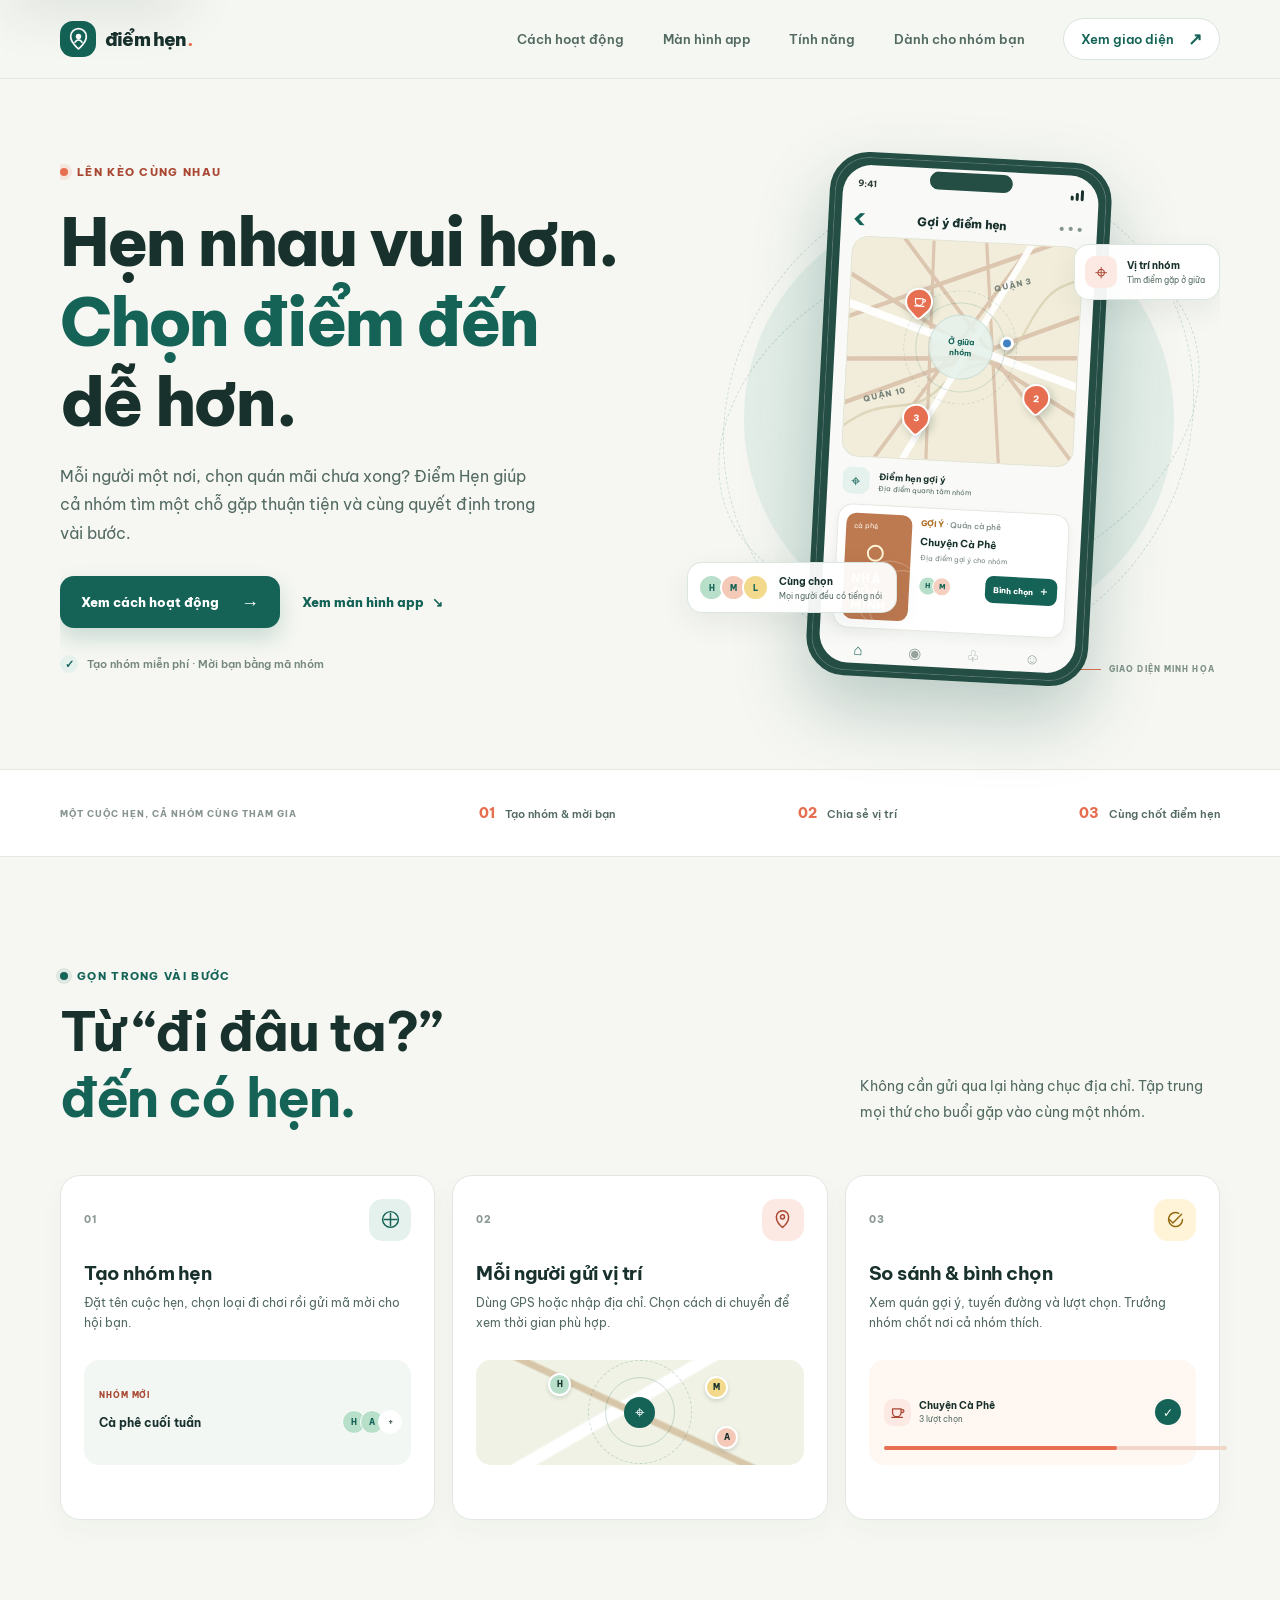
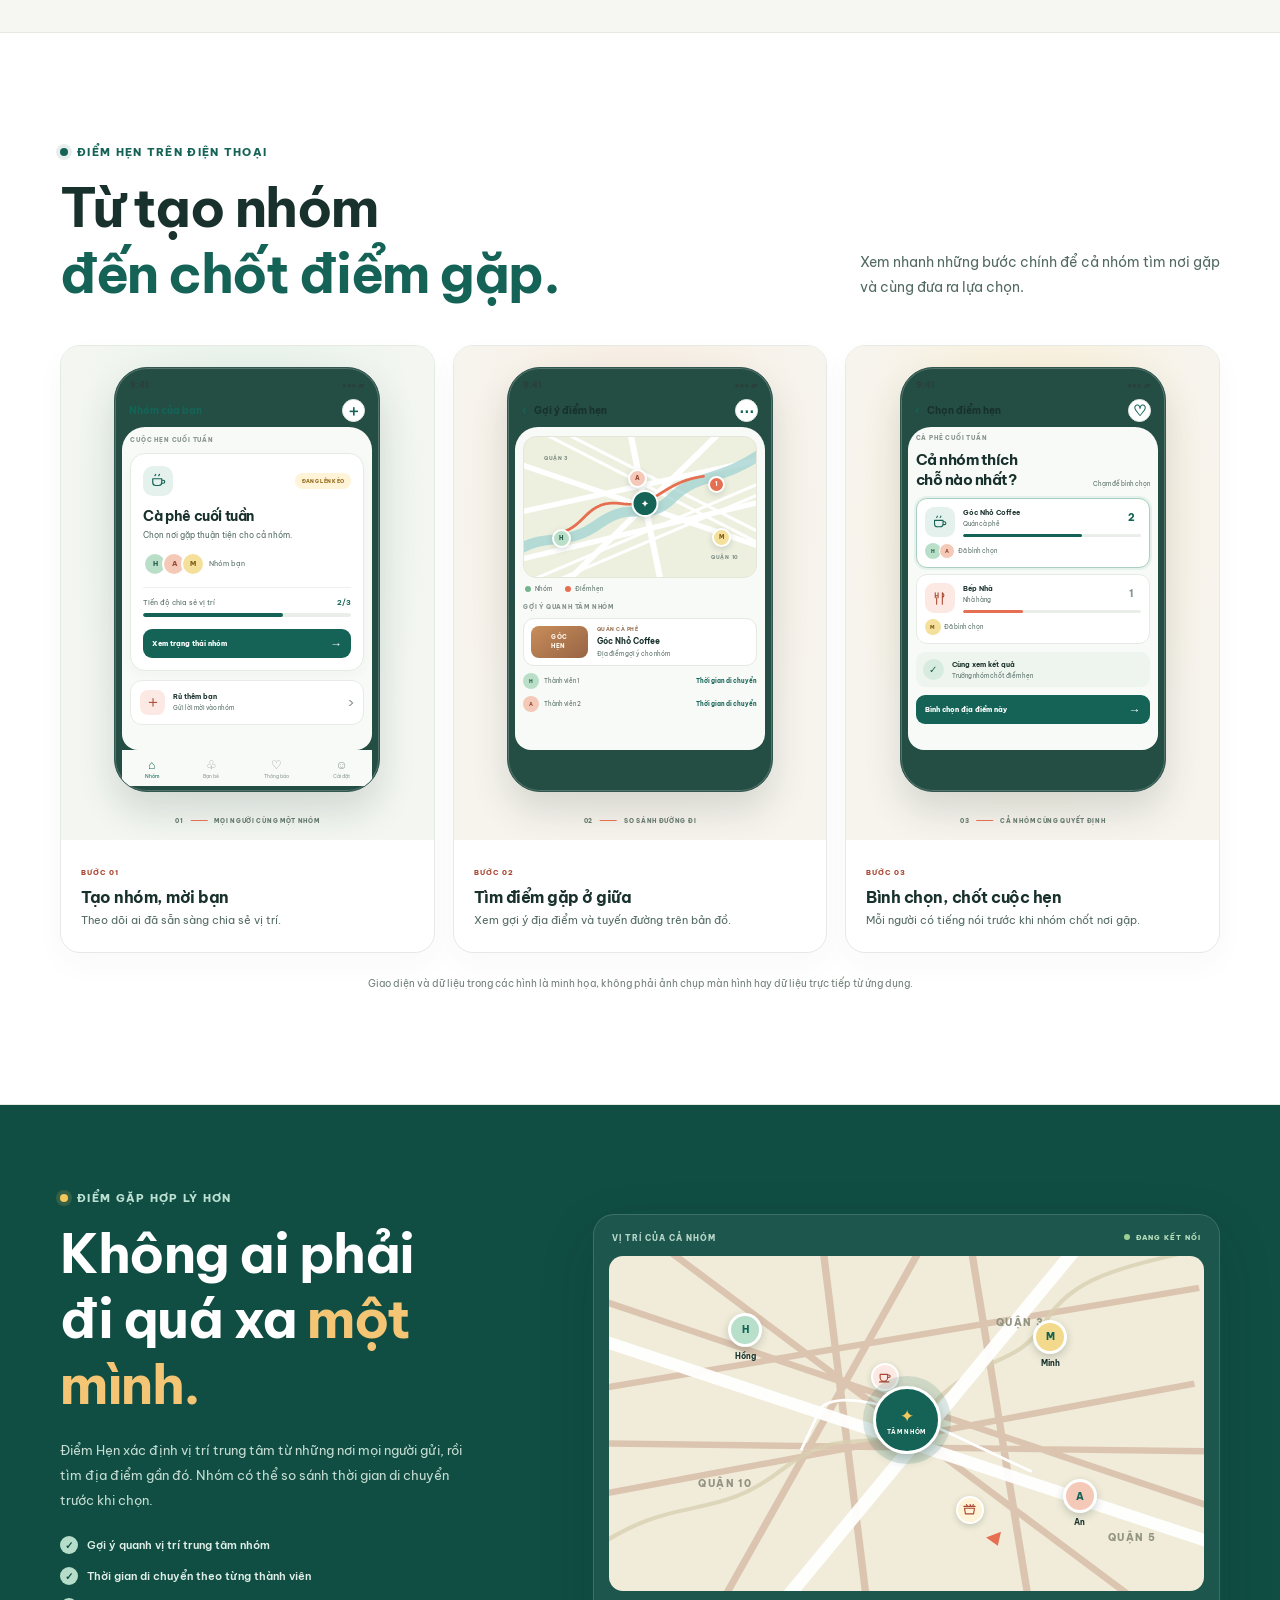
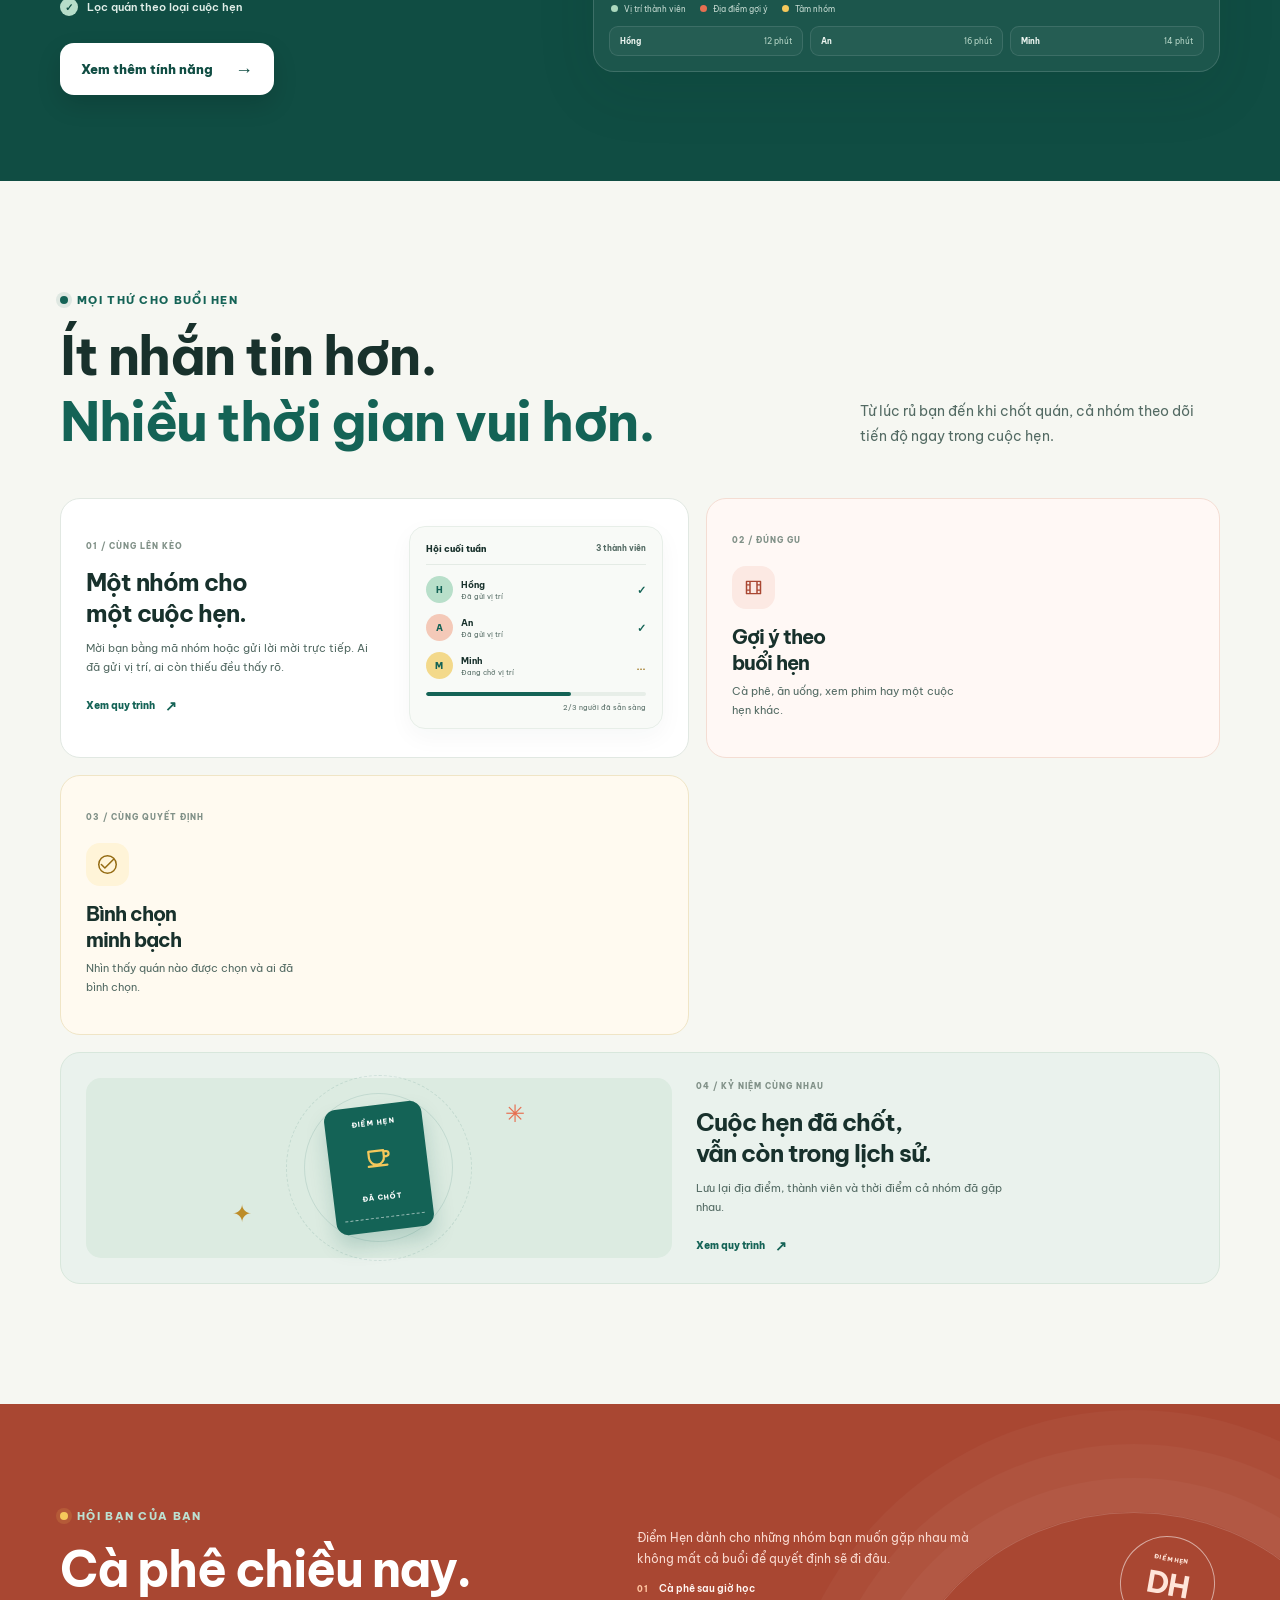
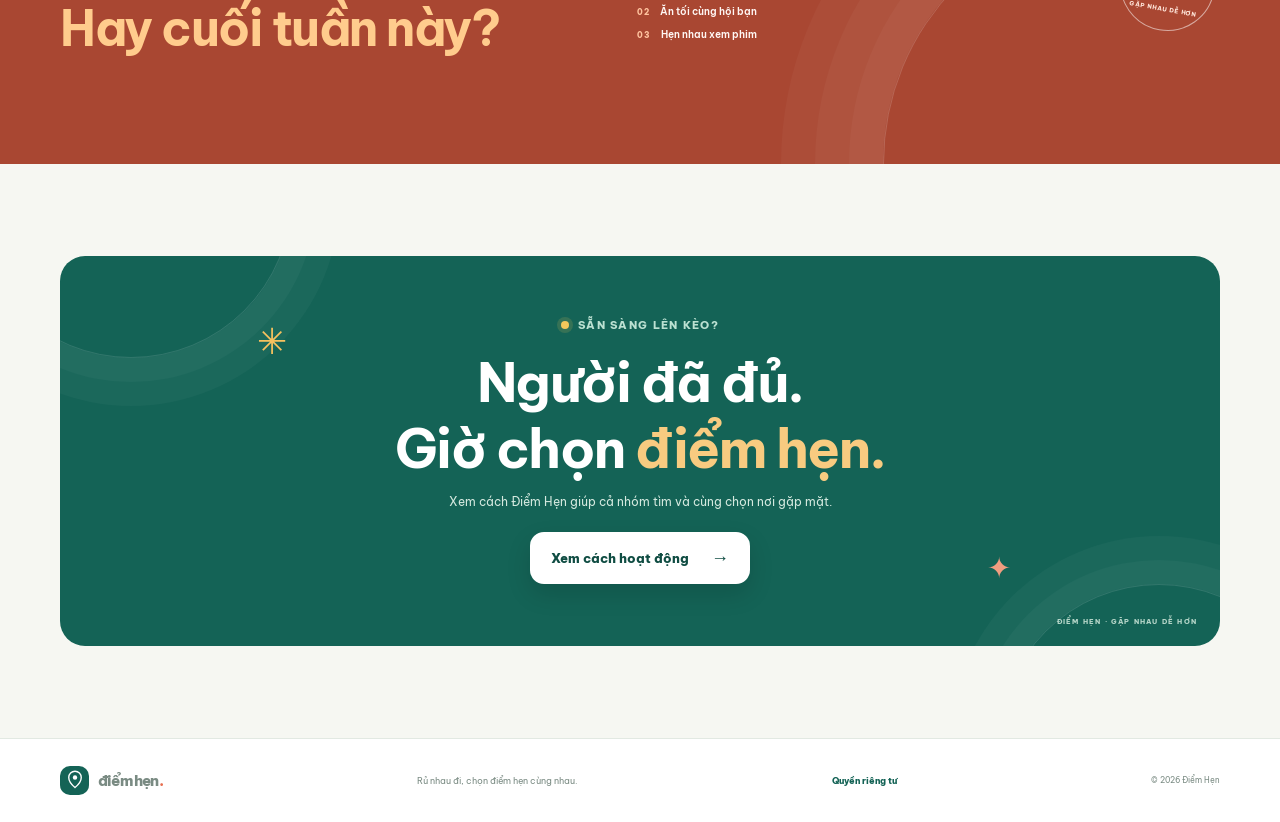
<file: index.html>
<!doctype html>
<html lang="vi">
  <head>
    <meta charset="utf-8" />
    <meta name="viewport" content="width=device-width, initial-scale=1" />
    <meta name="theme-color" content="#f6f7f2" />
    <meta name="description" content="Điểm Hẹn giúp nhóm bạn tìm điểm gặp ở vị trí thuận tiện, so sánh thời gian di chuyển và cùng bình chọn quán yêu thích." />
    <title>Điểm Hẹn — Hẹn nhau dễ hơn</title>
    <link rel="preconnect" href="https://fonts.googleapis.com" />
    <link rel="preconnect" href="https://fonts.gstatic.com" crossorigin />
    <link href="https://fonts.googleapis.com/css2?family=Be+Vietnam+Pro:wght@400;500;600;700;800&display=swap" rel="stylesheet" />
    <link rel="stylesheet" href="./styles.css" />
    <script src="./script.js" defer></script>
  </head>
  <body>
    <a class="skip-link" href="#main">Bỏ qua điều hướng</a>
    <div id="top" aria-hidden="true"></div>
    <header class="site-header">
      <nav class="nav wrap" aria-label="Điều hướng chính">
        <a class="brand" href="#top" aria-label="Điểm Hẹn, về đầu trang">
          <span class="brand-mark" aria-hidden="true">
            <svg viewBox="0 0 32 32" fill="none"><path d="M16 28s10-8.1 10-16a10 10 0 1 0-20 0c0 7.9 10 16 10 16Z" stroke="currentColor" stroke-width="2.2"/><circle cx="16" cy="12" r="3.5" fill="currentColor"/><path d="M11.5 19.5c1.2-2 2.7-3 4.5-3s3.3 1 4.5 3" stroke="currentColor" stroke-width="2" stroke-linecap="round"/></svg>
          </span>
          <span class="brand-name">điểm hẹn<span>.</span></span>
        </a>
        <button class="menu-toggle" type="button" aria-label="Mở menu" aria-expanded="false" aria-controls="nav-links">
          <span></span><span></span>
        </button>
        <div class="nav-links" id="nav-links">
          <a href="#cach-hoat-dong">Cách hoạt động</a>
          <a href="#man-hinh-app">Màn hình app</a>
          <a href="#tinh-nang">Tính năng</a>
          <a href="#phu-hop-voi-ai">Dành cho nhóm bạn</a>
          <a class="nav-cta" href="#man-hinh-app">Xem giao diện <span aria-hidden="true">↗</span></a>
        </div>
      </nav>
    </header>

    <main id="main">
      <section class="hero section wrap">
        <div class="hero-copy reveal">
          <div class="eyebrow"><span class="eyebrow-dot"></span> LÊN KÈO CÙNG NHAU</div>
          <h1>Hẹn nhau vui hơn.<br /><em>Chọn điểm đến</em><br />dễ hơn.</h1>
          <p class="hero-lede">Mỗi người một nơi, chọn quán mãi chưa xong? Điểm Hẹn giúp cả nhóm tìm một chỗ gặp thuận tiện và cùng quyết định trong vài bước.</p>
          <div class="hero-actions">
            <a class="button button-primary" href="#cach-hoat-dong">Xem cách hoạt động <span aria-hidden="true">→</span></a>
            <a class="text-link" href="#man-hinh-app">Xem màn hình app <span aria-hidden="true">↘</span></a>
          </div>
          <div class="hero-note"><span class="note-icon" aria-hidden="true">✓</span> Tạo nhóm miễn phí · Mời bạn bằng mã nhóm</div>
        </div>

        <div class="hero-visual reveal reveal-late" aria-label="Minh họa màn hình tìm điểm hẹn của Điểm Hẹn">
          <div class="visual-sun"></div>
          <div class="orbit orbit-one"></div><div class="orbit orbit-two"></div>
          <div class="floating-label label-top"><span class="label-icon coral-icon">⌖</span><span><b>Vị trí nhóm</b><small>Tìm điểm gặp ở giữa</small></span></div>
          <div class="floating-label label-bottom"><span class="avatar-stack"><i>H</i><i>M</i><i>L</i></span><span><b>Cùng chọn</b><small>Mọi người đều có tiếng nói</small></span></div>

          <div class="phone-frame">
            <div class="phone-island"></div>
            <div class="phone-screen">
              <div class="phone-status"><span>9:41</span><span class="status-signals"><i></i><i></i><i></i></span></div>
              <div class="phone-heading"><span class="phone-back">‹</span><span>Gợi ý điểm hẹn</span><span class="phone-more">•••</span></div>
              <div class="mini-map">
                <svg class="map-lines" viewBox="0 0 360 240" preserveAspectRatio="none" aria-hidden="true">
                  <path d="M-10 37 370 188M-20 93 340-10M42 250 288-10M-20 188 360 76M132 260 126-20M248 260 206-20M-20 135 380 120M64-15 360 235" />
                  <path class="map-river" d="M-10 213C70 164 97 201 150 159s91-11 128-67 54-46 96-63" />
                  <path class="map-road" d="M-15 70 368 154M86 252 290-14" />
                </svg>
                <span class="map-center"><b>Ở giữa<br />nhóm</b></span>
                <span class="map-pin pin-one"><i><svg viewBox="0 0 24 24" aria-hidden="true"><path d="M5 7h12v5a6 6 0 0 1-12 0V7Zm12 1h2a2 2 0 1 1 0 4h-2M4 19h15"/></svg></i></span>
                <span class="map-pin pin-two"><i>2</i></span>
                <span class="map-pin pin-three"><i>3</i></span>
                <span class="map-person"><i></i></span>
                <span class="map-label">QUẬN 3</span>
                <span class="map-label map-label-two">QUẬN 10</span>
              </div>
              <div class="phone-summary"><span class="summary-icon">⌖</span><span><b>Điểm hẹn gợi ý</b><small>Địa điểm quanh tâm nhóm</small></span></div>
              <div class="place-card">
                <div class="place-art"><span>cà phê</span><b>NHÀ<br />CỦA<br />MÌNH</b><i></i></div>
                <div class="place-info"><div class="place-rating">GỢI Ý <span>· Quán cà phê</span></div><b>Chuyện Cà Phê</b><small>Địa điểm gợi ý cho nhóm</small>
                  <div class="vote-row"><span class="mini-avatars"><i>H</i><i>M</i></span><button class="demo-vote" type="button" aria-pressed="false">Bình chọn <span>＋</span></button></div>
                </div>
              </div>
              <div class="phone-bottom"><span class="bottom-active">⌂</span><span>◉</span><span>♧</span><span>☺</span></div>
            </div>
          </div>
          <div class="visual-caption"><span class="caption-line"></span> GIAO DIỆN MINH HỌA</div>
        </div>
      </section>

      <section class="trust-strip" aria-label="Điểm nổi bật">
        <div class="trust-inner wrap">
          <span class="trust-intro">MỘT CUỘC HẸN, CẢ NHÓM CÙNG THAM GIA</span>
          <span><b class="trust-number">01</b> Tạo nhóm & mời bạn</span>
          <span><b class="trust-number">02</b> Chia sẻ vị trí</span>
          <span><b class="trust-number">03</b> Cùng chốt điểm hẹn</span>
        </div>
      </section>

      <section class="section workflow wrap" id="cach-hoat-dong">
        <div class="section-heading reveal">
          <div><div class="eyebrow eyebrow-dark"><span class="eyebrow-dot"></span> GỌN TRONG VÀI BƯỚC</div><h2>Từ “đi đâu ta?”<br /><em>đến có hẹn.</em></h2></div>
          <p>Không cần gửi qua lại hàng chục địa chỉ. Tập trung mọi thứ cho buổi gặp vào cùng một nhóm.</p>
        </div>
        <div class="steps-grid">
          <article class="step-card reveal">
            <div class="step-top"><span class="step-number">01</span><span class="step-symbol symbol-green"><svg viewBox="0 0 24 24" aria-hidden="true"><path d="M12 5v14M5 12h14"/><circle cx="12" cy="12" r="9"/></svg></span></div>
            <h3>Tạo nhóm hẹn</h3><p>Đặt tên cuộc hẹn, chọn loại đi chơi rồi gửi mã mời cho hội bạn.</p>
            <div class="step-visual create-visual"><span class="tiny-tag">NHÓM MỚI</span><b>Cà phê cuối tuần</b><span class="tiny-members"><i>H</i><i>A</i><i>+</i></span></div>
          </article>
          <article class="step-card reveal reveal-up-1">
            <div class="step-top"><span class="step-number">02</span><span class="step-symbol symbol-coral"><svg viewBox="0 0 24 24" aria-hidden="true"><path d="M12 21s7-5.7 7-12a7 7 0 1 0-14 0c0 6.3 7 12 7 12Z"/><circle cx="12" cy="9" r="2.3"/></svg></span></div>
            <h3>Mỗi người gửi vị trí</h3><p>Dùng GPS hoặc nhập địa chỉ. Chọn cách di chuyển để xem thời gian phù hợp.</p>
            <div class="step-visual location-visual"><span class="location-ring ring-a"></span><span class="location-ring ring-b"></span><i class="location-dot dot-a">H</i><i class="location-dot dot-b">A</i><i class="location-dot dot-c">M</i><i class="location-center">⌖</i></div>
          </article>
          <article class="step-card reveal reveal-up-2">
            <div class="step-top"><span class="step-number">03</span><span class="step-symbol symbol-yellow"><svg viewBox="0 0 24 24" aria-hidden="true"><path d="m5 12 4 4L19 6"/><path d="M20 12a8 8 0 1 1-4.3-7.1"/></svg></span></div>
            <h3>So sánh & bình chọn</h3><p>Xem quán gợi ý, tuyến đường và lượt chọn. Trưởng nhóm chốt nơi cả nhóm thích.</p>
            <div class="step-visual vote-visual"><span><i><svg viewBox="0 0 24 24" aria-hidden="true"><path d="M5 7h12v5a6 6 0 0 1-12 0V7Zm12 1h2a2 2 0 1 1 0 4h-2M4 19h15"/></svg></i><b>Chuyện Cà Phê</b><small>3 lượt chọn</small></span><span class="vote-check">✓</span><div class="vote-meter"><i></i></div></div>
          </article>
        </div>
      </section>

      <section class="app-gallery section" id="man-hinh-app" aria-labelledby="app-gallery-title">
        <div class="wrap">
          <div class="section-heading reveal">
            <div>
              <div class="eyebrow eyebrow-dark"><span class="eyebrow-dot"></span> ĐIỂM HẸN TRÊN ĐIỆN THOẠI</div>
              <h2 id="app-gallery-title">Từ tạo nhóm<br /><em>đến chốt điểm gặp.</em></h2>
            </div>
            <p>Xem nhanh những bước chính để cả nhóm tìm nơi gặp và cùng đưa ra lựa chọn.</p>
          </div>

          <div class="app-gallery-grid">
            <article class="app-shot reveal">
              <div class="app-shot-stage group-stage">
                <div class="app-phone" aria-hidden="true">
                  <div class="app-statusbar"><span>9:41</span><span>●●●  ▰</span></div>
                  <div class="app-screen-heading"><span>Nhóm của bạn</span><span class="app-round-icon">＋</span></div>
                  <div class="app-screen-content">
                    <span class="app-overline">CUỘC HẸN CUỐI TUẦN</span>
                    <div class="app-group-card">
                      <div class="app-card-top"><span class="app-group-icon"><svg viewBox="0 0 24 24" aria-hidden="true"><path d="M5 9h12v5a4 4 0 0 1-4 4H9a4 4 0 0 1-4-4V9Zm12 2h2a2 2 0 0 1 0 4h-2M8 5c0-1 1-1 1-2m4 2c0-1 1-1 1-2"/></svg></span><span class="app-status-pill">ĐANG LÊN KÈO</span></div>
                      <h3>Cà phê cuối tuần</h3>
                      <p>Chọn nơi gặp thuận tiện cho cả nhóm.</p>
                      <div class="app-avatar-row"><span class="avatar avatar-green">H</span><span class="avatar avatar-coral">A</span><span class="avatar avatar-yellow">M</span><span class="avatar-caption">Nhóm bạn</span></div>
                      <div class="app-progress-copy"><span>Tiến độ chia sẻ vị trí</span><b>2/3</b></div>
                      <div class="app-progress"><i></i></div>
                      <span class="app-primary-action">Xem trạng thái nhóm <b>→</b></span>
                    </div>
                    <div class="app-invite-card"><span class="invite-icon">＋</span><span><b>Rủ thêm bạn</b><small>Gửi lời mời vào nhóm</small></span><span class="app-chevron">›</span></div>
                  </div>
                  <div class="app-tabbar"><span class="tab-active">⌂<small>Nhóm</small></span><span>♧<small>Bạn bè</small></span><span>♡<small>Thông báo</small></span><span>☺<small>Cài đặt</small></span></div>
                </div>
                <span class="app-stage-note">01 <i></i> MỌI NGƯỜI CÙNG MỘT NHÓM</span>
              </div>
              <div class="app-shot-caption"><span>BƯỚC 01</span><h3>Tạo nhóm, mời bạn</h3><p>Theo dõi ai đã sẵn sàng chia sẻ vị trí.</p></div>
            </article>

            <article class="app-shot reveal reveal-up-1">
              <div class="app-shot-stage map-stage">
                <div class="app-phone" aria-hidden="true">
                  <div class="app-statusbar"><span>9:41</span><span>●●●  ▰</span></div>
                  <div class="app-screen-heading"><span>‹ <b>Gợi ý điểm hẹn</b></span><span class="app-round-icon">⋯</span></div>
                  <div class="app-screen-content">
                    <div class="app-map-preview">
                      <svg viewBox="0 0 300 210" preserveAspectRatio="none">
                        <path class="mock-road" d="M-20 35 320 170M-15 115 320 30M44 230 265-20M180 235 135-20M-10 185 315 95" />
                        <path class="mock-river" d="M-15 174c48-35 67-6 112-44s59 2 94-38 62-22 122-72" />
                        <path class="mock-route" d="M48 143C81 133 81 93 126 100S177 68 232 59" />
                      </svg>
                      <span class="mock-map-label map-label-a">QUẬN 3</span><span class="mock-map-label map-label-b">QUẬN 10</span>
                      <span class="mock-person-pin person-pin-a">H</span><span class="mock-person-pin person-pin-b">A</span><span class="mock-person-pin person-pin-c">M</span>
                      <span class="mock-center-pin">✦</span><span class="mock-place-pin">1</span>
                    </div>
                    <div class="app-map-legend"><span><i></i> Nhóm</span><span><i></i> Điểm hẹn</span></div>
                    <span class="app-overline map-overline">GỢI Ý QUANH TÂM NHÓM</span>
                    <div class="app-place-card">
                      <div class="app-place-art"><span>GÓC<br />HẸN</span><i>☕</i></div>
                      <div class="app-place-copy"><span>QUÁN CÀ PHÊ</span><b>Góc Nhỏ Coffee</b><small>Địa điểm gợi ý cho nhóm</small></div>
                    </div>
                    <div class="app-eta-row"><span><i class="avatar-mini avatar-green">H</i>Thành viên 1</span><b>Thời gian di chuyển</b></div>
                    <div class="app-eta-row"><span><i class="avatar-mini avatar-coral">A</i>Thành viên 2</span><b>Thời gian di chuyển</b></div>
                  </div>
                </div>
                <span class="app-stage-note">02 <i></i> SO SÁNH ĐƯỜNG ĐI</span>
              </div>
              <div class="app-shot-caption"><span>BƯỚC 02</span><h3>Tìm điểm gặp ở giữa</h3><p>Xem gợi ý địa điểm và tuyến đường trên bản đồ.</p></div>
            </article>

            <article class="app-shot reveal reveal-up-2">
              <div class="app-shot-stage vote-stage">
                <div class="app-phone" aria-hidden="true">
                  <div class="app-statusbar"><span>9:41</span><span>●●●  ▰</span></div>
                  <div class="app-screen-heading"><span>‹ <b>Chọn điểm hẹn</b></span><span class="app-round-icon">♡</span></div>
                  <div class="app-screen-content">
                    <span class="app-overline">CÀ PHÊ CUỐI TUẦN</span>
                    <div class="app-vote-intro"><b>Cả nhóm thích<br />chỗ nào nhất?</b><span>Chạm để bình chọn</span></div>
                    <div class="app-vote-card selected-vote">
                      <span class="vote-place-icon"><svg viewBox="0 0 24 24" aria-hidden="true"><path d="M5 9h12v5a4 4 0 0 1-4 4H9a4 4 0 0 1-4-4V9Zm12 2h2a2 2 0 0 1 0 4h-2M8 5c0-1 1-1 1-2m4 2c0-1 1-1 1-2"/></svg></span>
                      <span class="vote-place-copy"><b>Góc Nhỏ Coffee</b><small>Quán cà phê</small></span>
                      <span class="vote-count">2</span>
                      <div class="vote-progress"><i></i></div>
                      <span class="vote-people"><i class="avatar-mini avatar-green">H</i><i class="avatar-mini avatar-coral">A</i> Đã bình chọn</span>
                    </div>
                    <div class="app-vote-card">
                      <span class="vote-place-icon vote-icon-coral"><svg viewBox="0 0 24 24" aria-hidden="true"><path d="M6 4v7m4-7v7M6 8h4m-2 3v9m8-16v16m0-16c3 2 3 5 0 7"/></svg></span>
                      <span class="vote-place-copy"><b>Bếp Nhà</b><small>Nhà hàng</small></span>
                      <span class="vote-count vote-count-muted">1</span>
                      <div class="vote-progress"><i></i></div>
                      <span class="vote-people"><i class="avatar-mini avatar-yellow">M</i> Đã bình chọn</span>
                    </div>
                    <div class="app-finalize-note"><span>✓</span><span><b>Cùng xem kết quả</b><small>Trưởng nhóm chốt điểm hẹn</small></span></div>
                    <span class="app-primary-action vote-action">Bình chọn địa điểm này <b>→</b></span>
                  </div>
                </div>
                <span class="app-stage-note">03 <i></i> CẢ NHÓM CÙNG QUYẾT ĐỊNH</span>
              </div>
              <div class="app-shot-caption"><span>BƯỚC 03</span><h3>Bình chọn, chốt cuộc hẹn</h3><p>Mỗi người có tiếng nói trước khi nhóm chốt nơi gặp.</p></div>
            </article>
          </div>
          <p class="app-gallery-disclaimer">Giao diện và dữ liệu trong các hình là minh họa, không phải ảnh chụp màn hình hay dữ liệu trực tiếp từ ứng dụng.</p>
        </div>
      </section>

      <section class="center-feature" id="tinh-nang">
        <div class="center-feature-inner wrap">
          <div class="center-copy reveal">
            <div class="eyebrow eyebrow-light"><span class="eyebrow-dot"></span> ĐIỂM GẶP HỢP LÝ HƠN</div>
            <h2>Không ai phải<br />đi quá xa <em>một mình.</em></h2>
            <p>Điểm Hẹn xác định vị trí trung tâm từ những nơi mọi người gửi, rồi tìm địa điểm gần đó. Nhóm có thể so sánh thời gian di chuyển trước khi chọn.</p>
            <ul class="check-list">
              <li><span>✓</span> Gợi ý quanh vị trí trung tâm nhóm</li>
              <li><span>✓</span> Thời gian di chuyển theo từng thành viên</li>
              <li><span>✓</span> Lọc quán theo loại cuộc hẹn</li>
            </ul>
            <a class="button button-light" href="#phu-hop-voi-ai">Xem thêm tính năng <span aria-hidden="true">→</span></a>
          </div>
          <div class="center-visual reveal reveal-late" aria-label="Minh họa vị trí nhóm và điểm gặp ở trung tâm">
            <div class="center-visual-top"><span>VỊ TRÍ CỦA CẢ NHÓM</span><span class="live-dot">ĐANG KẾT NỐI</span></div>
            <div class="big-map">
              <svg viewBox="0 0 640 420" preserveAspectRatio="none" aria-hidden="true">
                <path d="M-10 55 660 319M-30 170 635 40M-15 300 630 160M116 445 338-15M278 440 230-12M454 450 389-15M-5 235 650 245M66-5 565 430" />
                <path class="big-map-river" d="M-20 370c93-76 129-33 206-102s98-2 157-76 94-49 126-109S555 13 660-15" />
                <path class="big-map-road" d="M-10 105 650 360M183 440 510-20" />
              </svg>
              <span class="district district-one">QUẬN 3</span><span class="district district-two">QUẬN 10</span><span class="district district-three">QUẬN 5</span>
              <span class="big-person person-a"><i>H</i><small>Hồng</small></span>
              <span class="big-person person-b"><i>A</i><small>An</small></span>
              <span class="big-person person-c"><i>M</i><small>Minh</small></span>
              <span class="center-route"></span><span class="center-marker"><i>✦</i><b>TÂM NHÓM</b></span>
              <span class="nearby-place place-a"><svg viewBox="0 0 24 24" aria-hidden="true"><path d="M5 7h12v5a6 6 0 0 1-12 0V7Zm12 1h2a2 2 0 1 1 0 4h-2M4 19h15"/></svg></span><span class="nearby-place place-b"><svg viewBox="0 0 24 24" aria-hidden="true"><path d="M4 10h16l-1.5 9h-13L4 10Zm-1-3h18M7 4l2 3m4-3 1 3m4-3-1 3"/></svg></span>
            </div>
            <div class="map-legend"><span><i class="legend-dot green-dot"></i> Vị trí thành viên</span><span><i class="legend-dot coral-dot"></i> Địa điểm gợi ý</span><span><i class="legend-dot yellow-dot"></i> Tâm nhóm</span></div>
            <div class="travel-pills"><span><b>Hồng</b><i>12 phút</i></span><span><b>An</b><i>16 phút</i></span><span><b>Minh</b><i>14 phút</i></span></div>
          </div>
        </div>
      </section>

      <section class="section feature-section wrap" id="phu-hop-voi-ai">
        <div class="section-heading feature-heading reveal">
          <div><div class="eyebrow eyebrow-dark"><span class="eyebrow-dot"></span> MỌI THỨ CHO BUỔI HẸN</div><h2>Ít nhắn tin hơn.<br /><em>Nhiều thời gian vui hơn.</em></h2></div>
          <p>Từ lúc rủ bạn đến khi chốt quán, cả nhóm theo dõi tiến độ ngay trong cuộc hẹn.</p>
        </div>
        <div class="feature-grid">
          <article class="feature-card feature-wide reveal">
            <div class="feature-copy"><span class="feature-index">01 / CÙNG LÊN KÈO</span><h3>Một nhóm cho<br />một cuộc hẹn.</h3><p>Mời bạn bằng mã nhóm hoặc gửi lời mời trực tiếp. Ai đã gửi vị trí, ai còn thiếu đều thấy rõ.</p><a href="#cach-hoat-dong" class="feature-link">Xem quy trình <span>↗</span></a></div>
            <div class="members-demo" aria-hidden="true"><div class="members-demo-head"><span>Hội cuối tuần</span><b>3 thành viên</b></div><div class="member-row"><i class="member-face face-green">H</i><span><b>Hồng</b><small>Đã gửi vị trí</small></span><em>✓</em></div><div class="member-row"><i class="member-face face-coral">A</i><span><b>An</b><small>Đã gửi vị trí</small></span><em>✓</em></div><div class="member-row member-pending"><i class="member-face face-yellow">M</i><span><b>Minh</b><small>Đang chờ vị trí</small></span><em>…</em></div><div class="members-progress"><span></span></div><small class="progress-copy">2/3 người đã sẵn sàng</small></div>
          </article>
          <article class="feature-card feature-small coral-card reveal reveal-up-1"><span class="feature-index">02 / ĐÚNG GU</span><span class="feature-icon icon-coral"><svg viewBox="0 0 24 24" aria-hidden="true"><path d="M4 5h16v14H4zM8 5v14m8-14v14M4 9h4m8 0h4M4 15h4m8 0h4"/></svg></span><h3>Gợi ý theo<br />buổi hẹn</h3><p>Cà phê, ăn uống, xem phim hay một cuộc hẹn khác.</p></article>
          <article class="feature-card feature-small yellow-card reveal reveal-up-2"><span class="feature-index">03 / CÙNG QUYẾT ĐỊNH</span><span class="feature-icon icon-yellow"><svg viewBox="0 0 24 24" aria-hidden="true"><path d="m5 12 4 4L19 6"/><circle cx="12" cy="12" r="10"/></svg></span><h3>Bình chọn<br />minh bạch</h3><p>Nhìn thấy quán nào được chọn và ai đã bình chọn.</p></article>
          <article class="feature-card feature-wide history-card reveal">
          <div class="history-art" aria-hidden="true"><div class="history-ticket"><span>ĐIỂM HẸN</span><b><svg viewBox="0 0 24 24"><path d="M5 7h12v5a6 6 0 0 1-12 0V7Zm12 1h2a2 2 0 1 1 0 4h-2M4 19h15"/></svg></b><strong>ĐÃ CHỐT</strong><i></i></div><div class="history-spark spark-one">✳</div><div class="history-spark spark-two">✦</div></div>
            <div class="feature-copy"><span class="feature-index">04 / KỶ NIỆM CÙNG NHAU</span><h3>Cuộc hẹn đã chốt,<br />vẫn còn trong lịch sử.</h3><p>Lưu lại địa điểm, thành viên và thời điểm cả nhóm đã gặp nhau.</p><a href="#cach-hoat-dong" class="feature-link">Xem quy trình <span>↗</span></a></div>
          </article>
        </div>
      </section>

      <section class="audience-section" aria-label="Dành cho những cuộc hẹn thường ngày">
        <div class="audience-inner wrap reveal">
          <div><div class="eyebrow eyebrow-light"><span class="eyebrow-dot"></span> HỘI BẠN CỦA BẠN</div><h2>Cà phê chiều nay.<br /><em>Hay cuối tuần này?</em></h2></div>
          <div class="audience-copy"><p>Điểm Hẹn dành cho những nhóm bạn muốn gặp nhau mà không mất cả buổi để quyết định sẽ đi đâu.</p><div class="occasion-list"><span><i>01</i> Cà phê sau giờ học</span><span><i>02</i> Ăn tối cùng hội bạn</span><span><i>03</i> Hẹn nhau xem phim</span></div></div>
          <div class="audience-stamp" aria-hidden="true"><span>ĐIỂM HẸN</span><b>DH</b><span>GẶP NHAU DỄ HƠN</span></div>
        </div>
      </section>

      <section class="closing-section wrap" id="bat-dau">
        <div class="closing-card reveal">
          <div class="closing-decoration deco-left">✳</div><div class="closing-decoration deco-right">✦</div>
          <div class="eyebrow eyebrow-light"><span class="eyebrow-dot"></span> SẴN SÀNG LÊN KÈO?</div>
          <h2>Người đã đủ.<br />Giờ chọn <em>điểm hẹn.</em></h2>
          <p>Xem cách Điểm Hẹn giúp cả nhóm tìm và cùng chọn nơi gặp mặt.</p>
          <a class="button button-light closing-button" href="#cach-hoat-dong">Xem cách hoạt động <span aria-hidden="true">→</span></a>
          <span class="closing-footnote">ĐIỂM HẸN · GẶP NHAU DỄ HƠN</span>
        </div>
      </section>
    </main>

    <footer class="footer">
      <div class="footer-inner wrap"><a class="brand footer-brand" href="#top"><span class="brand-mark" aria-hidden="true"><svg viewBox="0 0 32 32" fill="none"><path d="M16 28s10-8.1 10-16a10 10 0 1 0-20 0c0 7.9 10 16 10 16Z" stroke="currentColor" stroke-width="2.2"/><circle cx="16" cy="12" r="3.5" fill="currentColor"/></svg></span><span class="brand-name">điểm hẹn<span>.</span></span></a><span>Rủ nhau đi, chọn điểm hẹn cùng nhau.</span><a href="./privacy.html" class="back-top">Quyền riêng tư</a><small>© <span id="year"></span> Điểm Hẹn</small></div>
    </footer>
  </body>
</html>
</file>
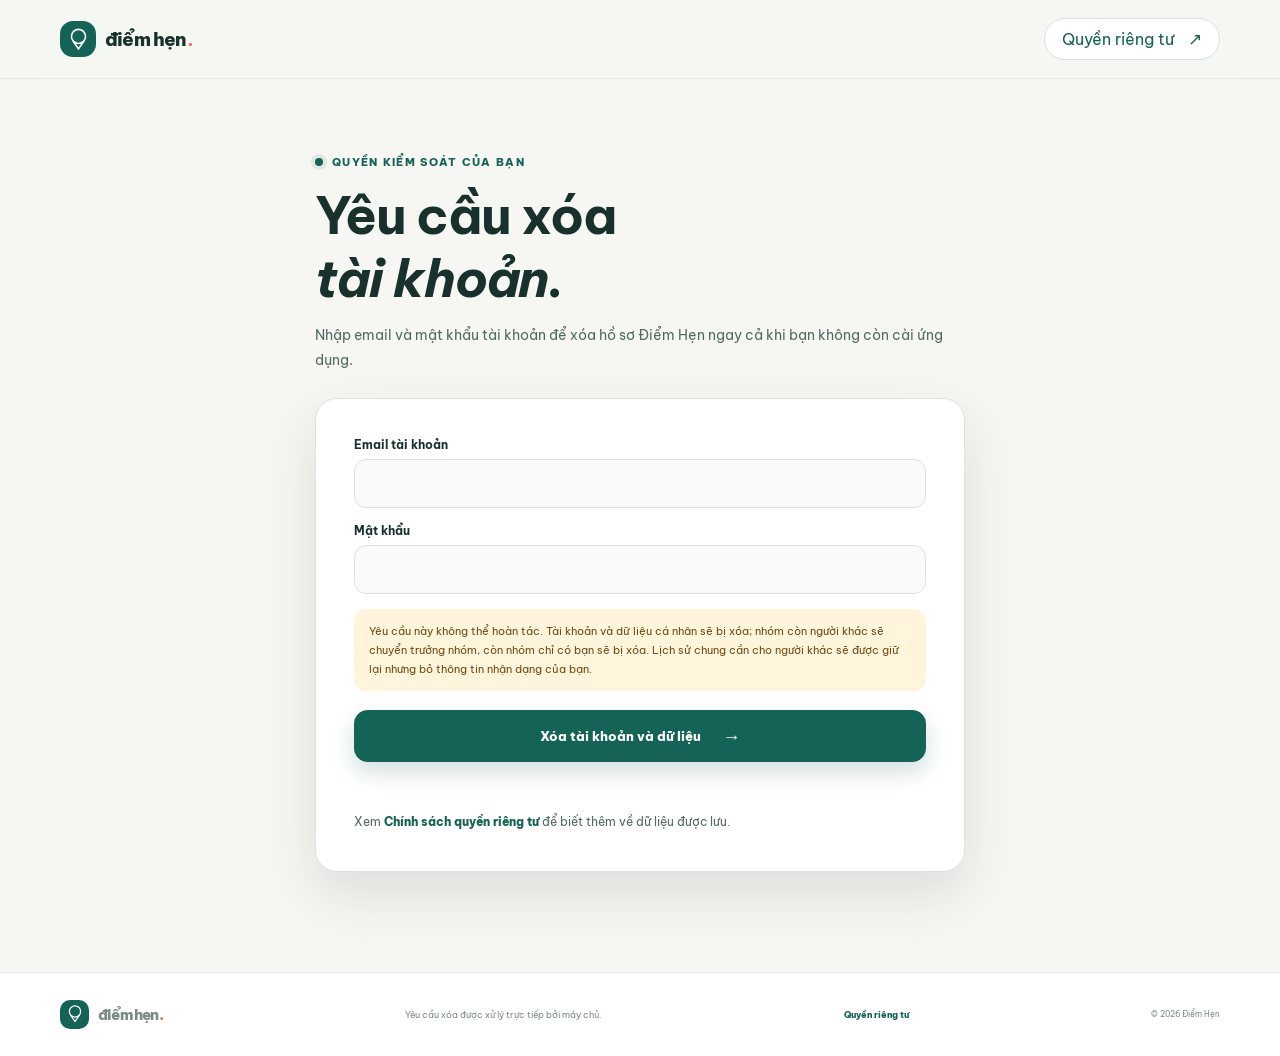
<file: delete-account.html>
<!doctype html>
<html lang="vi">
  <head>
    <meta charset="utf-8" />
    <meta name="viewport" content="width=device-width, initial-scale=1" />
    <meta name="theme-color" content="#f6f7f2" />
    <meta name="description" content="Gửi yêu cầu xóa tài khoản và dữ liệu Điểm Hẹn." />
    <title>Yêu cầu xóa tài khoản — Điểm Hẹn</title>
    <link rel="preconnect" href="https://fonts.googleapis.com" />
    <link rel="preconnect" href="https://fonts.gstatic.com" crossorigin />
    <link href="https://fonts.googleapis.com/css2?family=Be+Vietnam+Pro:wght@400;500;600;700;800&display=swap" rel="stylesheet" />
    <link rel="stylesheet" href="./styles.css" />
    <script src="./delete-account.js" defer></script>
    <style>
      .delete-page { width:min(650px, calc(100% - 40px)); margin:0 auto; padding:76px 0 100px; }
      .delete-page h1 { margin:15px 0 12px; font-size:clamp(34px,6vw,52px); line-height:1.22; letter-spacing:-1.2px; }
      .delete-page > p { color:var(--muted); font-size:14px; line-height:1.8; }
      .delete-form { display:grid; gap:15px; margin-top:25px; padding:clamp(22px,5vw,38px); border:1px solid var(--line); border-radius:22px; background:#fff; box-shadow:var(--shadow); }
      .delete-form label { display:grid; gap:7px; color:var(--ink); font-size:12px; font-weight:700; }
      .delete-form input { min-height:49px; padding:0 14px; border:1px solid var(--line); border-radius:12px; color:var(--ink); background:#fafbf8; font:500 14px var(--font); }
      .delete-form input:focus { border-color:var(--green); outline:3px solid #14635622; }
      .delete-form .button { width:100%; margin-top:4px; border:0; cursor:pointer; font:800 13px var(--font); }
      .delete-form .button:disabled { opacity:.65; cursor:wait; }
      .form-status { min-height:20px; margin:0; color:var(--muted); font-size:12px; line-height:1.7; }
      .form-status.error { color:#a94732; }.form-status.success { color:var(--green); }
      .delete-warning { padding:13px 15px; border-radius:12px; color:#704c12; background:#fff5dc; font-size:11px; line-height:1.7; }
      .privacy-link { color:var(--green); font-weight:800; }
      @media(max-width:600px) { .delete-page { padding-top:48px; } }
    </style>
  </head>
  <body>
    <header class="site-header"><nav class="nav wrap" aria-label="Điều hướng chính"><a class="brand" href="./index.html"><span class="brand-mark" aria-hidden="true"><svg viewBox="0 0 32 32" fill="none"><circle cx="16" cy="12" r="9" stroke="currentColor" stroke-width="2"/><path d="m9 18 7 10 7-10" stroke="currentColor" stroke-width="2"/></svg></span><span class="brand-name">điểm hẹn<span>.</span></span></a><a class="nav-cta" href="./privacy.html">Quyền riêng tư <span aria-hidden="true">↗</span></a></nav></header>
    <main class="delete-page">
      <div class="eyebrow eyebrow-dark"><span class="eyebrow-dot"></span> QUYỀN KIỂM SOÁT CỦA BẠN</div>
      <h1>Yêu cầu xóa<br /><em>tài khoản.</em></h1>
      <p>Nhập email và mật khẩu tài khoản để xóa hồ sơ Điểm Hẹn ngay cả khi bạn không còn cài ứng dụng.</p>
      <form class="delete-form" id="delete-form">
        <label for="email">Email tài khoản<input id="email" name="email" type="email" autocomplete="email" maxlength="254" required /></label>
        <label for="password">Mật khẩu<input id="password" name="password" type="password" autocomplete="current-password" maxlength="128" required /></label>
        <div class="delete-warning">Yêu cầu này không thể hoàn tác. Tài khoản và dữ liệu cá nhân sẽ bị xóa; nhóm còn người khác sẽ chuyển trưởng nhóm, còn nhóm chỉ có bạn sẽ bị xóa. Lịch sử chung cần cho người khác sẽ được giữ lại nhưng bỏ thông tin nhận dạng của bạn.</div>
        <button class="button button-primary" type="submit">Xóa tài khoản và dữ liệu <span aria-hidden="true">→</span></button>
        <p class="form-status" id="form-status" role="status" aria-live="polite"></p>
        <p class="form-status">Xem <a class="privacy-link" href="./privacy.html">Chính sách quyền riêng tư</a> để biết thêm về dữ liệu được lưu.</p>
      </form>
    </main>
    <footer class="footer"><div class="footer-inner wrap"><a class="brand footer-brand" href="./index.html"><span class="brand-mark" aria-hidden="true"><svg viewBox="0 0 32 32" fill="none"><circle cx="16" cy="12" r="9" stroke="currentColor" stroke-width="2"/><path d="m9 18 7 10 7-10" stroke="currentColor" stroke-width="2"/></svg></span><span class="brand-name">điểm hẹn<span>.</span></span></a><span>Yêu cầu xóa được xử lý trực tiếp bởi máy chủ.</span><a class="back-top" href="./privacy.html">Quyền riêng tư</a><small>© 2026 Điểm Hẹn</small></div></footer>
  </body>
</html>
</file>
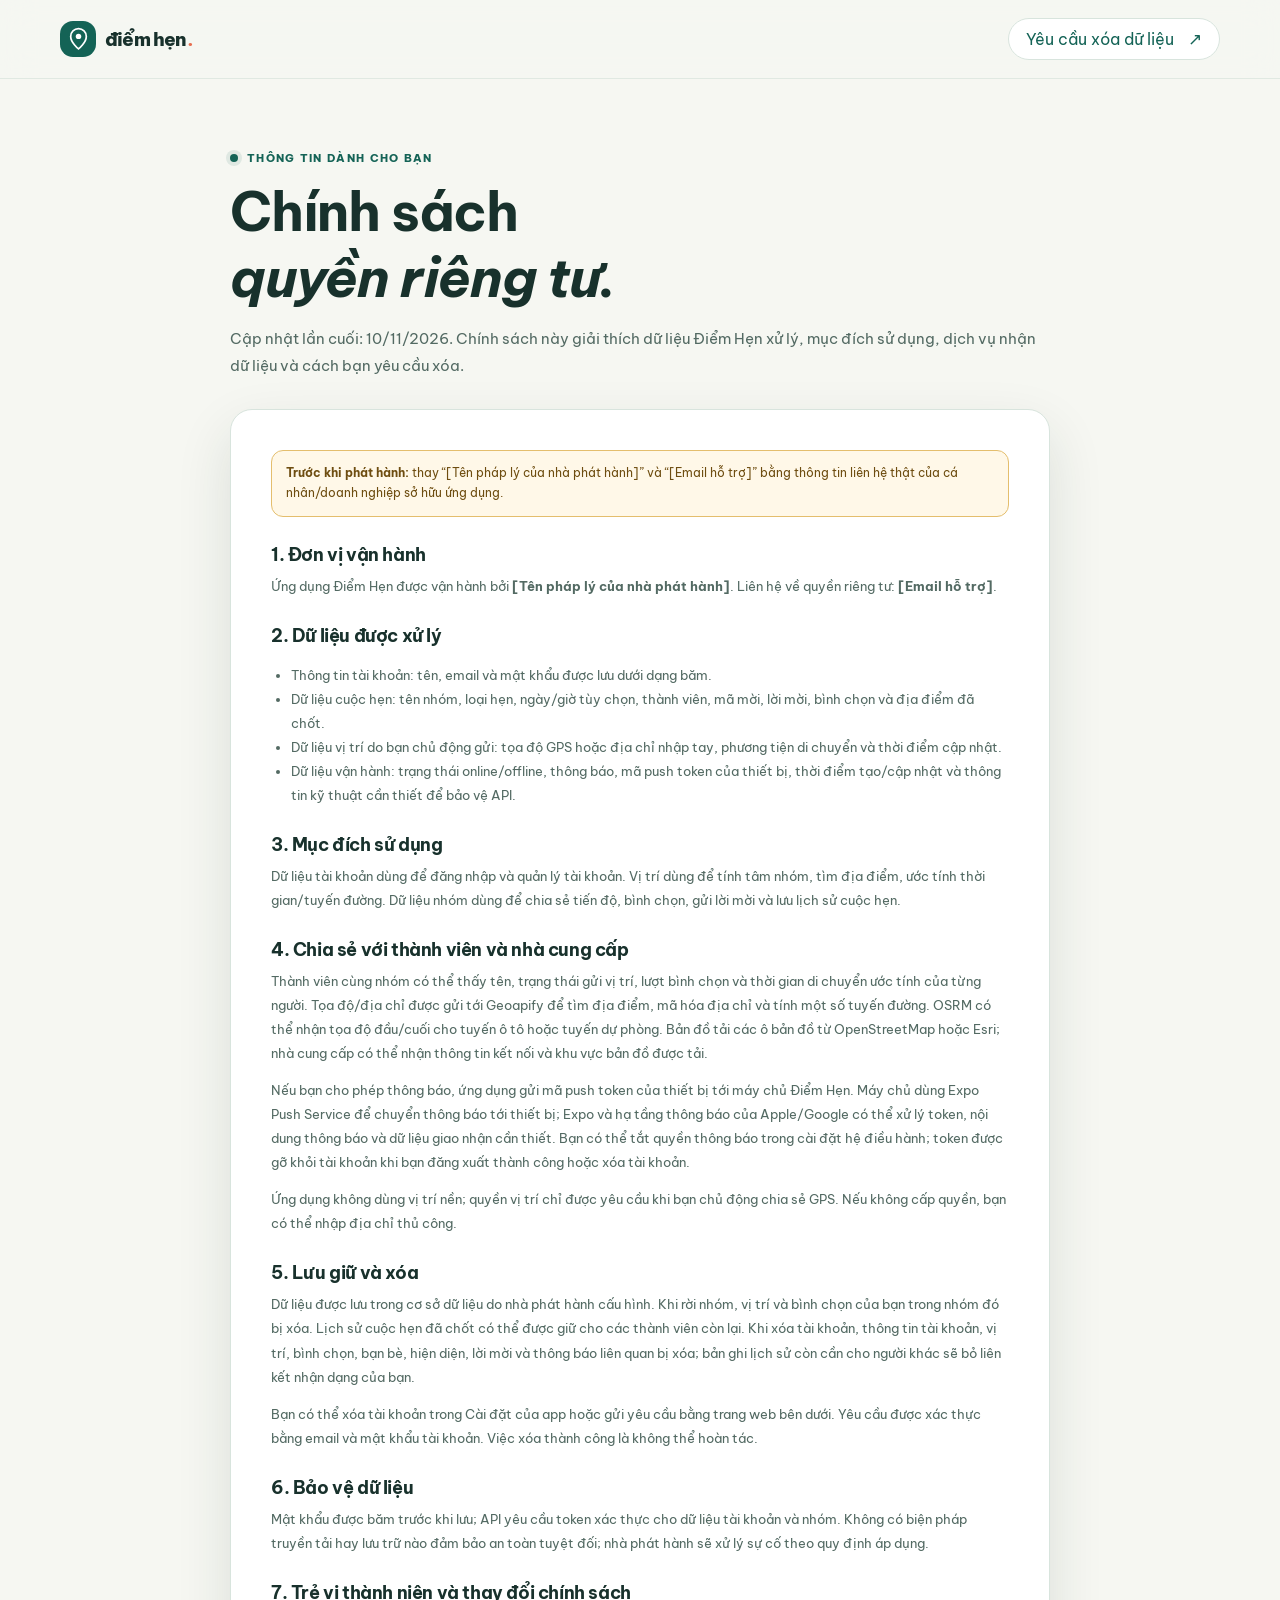
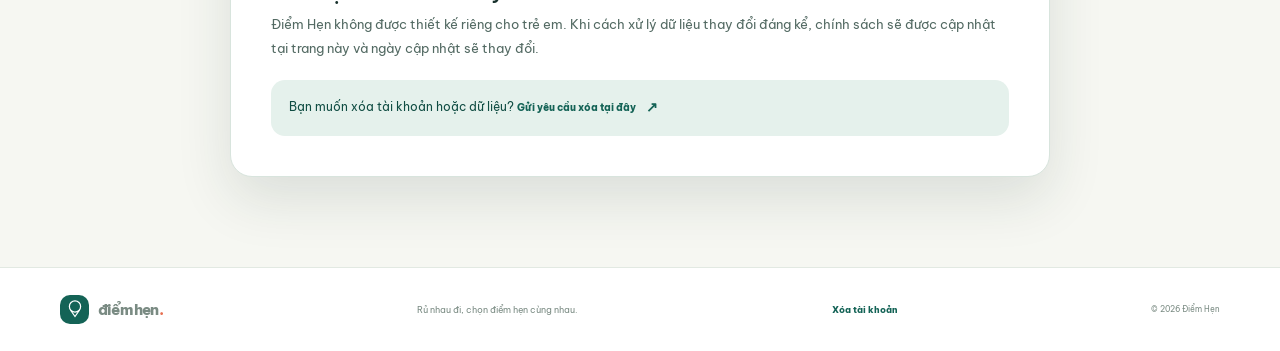
<file: privacy.html>
<!doctype html>
<html lang="vi">
  <head>
    <meta charset="utf-8" />
    <meta name="viewport" content="width=device-width, initial-scale=1" />
    <meta name="theme-color" content="#f6f7f2" />
    <meta name="description" content="Chính sách quyền riêng tư của ứng dụng Điểm Hẹn." />
    <title>Quyền riêng tư — Điểm Hẹn</title>
    <link rel="preconnect" href="https://fonts.googleapis.com" />
    <link rel="preconnect" href="https://fonts.gstatic.com" crossorigin />
    <link href="https://fonts.googleapis.com/css2?family=Be+Vietnam+Pro:wght@400;500;600;700;800&display=swap" rel="stylesheet" />
    <link rel="stylesheet" href="./styles.css" />
    <style>
      .policy-wrap { width:min(820px, calc(100% - 40px)); margin:0 auto; padding:72px 0 90px; }
      .policy-wrap h1 { margin:14px 0; font-size:clamp(34px,6vw,54px); line-height:1.22; letter-spacing:-1.2px; }
      .policy-lede { color:var(--muted); font-size:15px; line-height:1.8; }
      .policy-card { margin-top:30px; padding:clamp(22px,5vw,40px); border:1px solid var(--line); border-radius:22px; background:#fff; box-shadow:var(--shadow); }
      .policy-card h2 { margin:26px 0 8px; font-size:18px; letter-spacing:-.4px; }
      .policy-card h2:first-child { margin-top:0; }
      .policy-card p, .policy-card li { color:var(--muted); font-size:13px; line-height:1.85; }
      .policy-card ul { padding-left:20px; }
      .policy-callout { margin-top:20px; padding:16px 18px; border-radius:14px; background:var(--green-soft); color:var(--green-dark); font-size:12px; line-height:1.7; }
      .policy-actions { display:flex; flex-wrap:wrap; gap:12px; margin-top:22px; }
      .policy-placeholder { padding:12px 14px; border:1px solid #e4be6d; border-radius:12px; color:#6e4d10; background:#fff8e8; font-size:12px; line-height:1.7; }
      @media(max-width:600px) { .policy-wrap { padding-top:48px; } .policy-card { padding:21px; } }
    </style>
  </head>
  <body>
    <header class="site-header"><nav class="nav wrap" aria-label="Điều hướng chính"><a class="brand" href="./index.html"><span class="brand-mark" aria-hidden="true"><svg viewBox="0 0 32 32" fill="none"><path d="M16 28s10-8.1 10-16a10 10 0 1 0-20 0c0 7.9 10 16 10 16Z" stroke="currentColor" stroke-width="2.2"/><circle cx="16" cy="12" r="3.5" fill="currentColor"/></svg></span><span class="brand-name">điểm hẹn<span>.</span></span></a><a class="nav-cta" href="./delete-account.html">Yêu cầu xóa dữ liệu <span aria-hidden="true">↗</span></a></nav></header>
    <main class="policy-wrap">
      <div class="eyebrow eyebrow-dark"><span class="eyebrow-dot"></span> THÔNG TIN DÀNH CHO BẠN</div>
      <h1>Chính sách<br /><em>quyền riêng tư.</em></h1>
      <p class="policy-lede">Cập nhật lần cuối: 10/11/2026. Chính sách này giải thích dữ liệu Điểm Hẹn xử lý, mục đích sử dụng, dịch vụ nhận dữ liệu và cách bạn yêu cầu xóa.</p>
      <article class="policy-card">
        <div class="policy-placeholder"><b>Trước khi phát hành:</b> thay “[Tên pháp lý của nhà phát hành]” và “[Email hỗ trợ]” bằng thông tin liên hệ thật của cá nhân/doanh nghiệp sở hữu ứng dụng.</div>
        <h2>1. Đơn vị vận hành</h2>
        <p>Ứng dụng Điểm Hẹn được vận hành bởi <b>[Tên pháp lý của nhà phát hành]</b>. Liên hệ về quyền riêng tư: <b>[Email hỗ trợ]</b>.</p>
        <h2>2. Dữ liệu được xử lý</h2>
        <ul>
          <li>Thông tin tài khoản: tên, email và mật khẩu được lưu dưới dạng băm.</li>
          <li>Dữ liệu cuộc hẹn: tên nhóm, loại hẹn, ngày/giờ tùy chọn, thành viên, mã mời, lời mời, bình chọn và địa điểm đã chốt.</li>
          <li>Dữ liệu vị trí do bạn chủ động gửi: tọa độ GPS hoặc địa chỉ nhập tay, phương tiện di chuyển và thời điểm cập nhật.</li>
          <li>Dữ liệu vận hành: trạng thái online/offline, thông báo, mã push token của thiết bị, thời điểm tạo/cập nhật và thông tin kỹ thuật cần thiết để bảo vệ API.</li>
        </ul>
        <h2>3. Mục đích sử dụng</h2>
        <p>Dữ liệu tài khoản dùng để đăng nhập và quản lý tài khoản. Vị trí dùng để tính tâm nhóm, tìm địa điểm, ước tính thời gian/tuyến đường. Dữ liệu nhóm dùng để chia sẻ tiến độ, bình chọn, gửi lời mời và lưu lịch sử cuộc hẹn.</p>
        <h2>4. Chia sẻ với thành viên và nhà cung cấp</h2>
        <p>Thành viên cùng nhóm có thể thấy tên, trạng thái gửi vị trí, lượt bình chọn và thời gian di chuyển ước tính của từng người. Tọa độ/địa chỉ được gửi tới Geoapify để tìm địa điểm, mã hóa địa chỉ và tính một số tuyến đường. OSRM có thể nhận tọa độ đầu/cuối cho tuyến ô tô hoặc tuyến dự phòng. Bản đồ tải các ô bản đồ từ OpenStreetMap hoặc Esri; nhà cung cấp có thể nhận thông tin kết nối và khu vực bản đồ được tải.</p>
        <p>Nếu bạn cho phép thông báo, ứng dụng gửi mã push token của thiết bị tới máy chủ Điểm Hẹn. Máy chủ dùng Expo Push Service để chuyển thông báo tới thiết bị; Expo và hạ tầng thông báo của Apple/Google có thể xử lý token, nội dung thông báo và dữ liệu giao nhận cần thiết. Bạn có thể tắt quyền thông báo trong cài đặt hệ điều hành; token được gỡ khỏi tài khoản khi bạn đăng xuất thành công hoặc xóa tài khoản.</p>
        <p>Ứng dụng không dùng vị trí nền; quyền vị trí chỉ được yêu cầu khi bạn chủ động chia sẻ GPS. Nếu không cấp quyền, bạn có thể nhập địa chỉ thủ công.</p>
        <h2>5. Lưu giữ và xóa</h2>
        <p>Dữ liệu được lưu trong cơ sở dữ liệu do nhà phát hành cấu hình. Khi rời nhóm, vị trí và bình chọn của bạn trong nhóm đó bị xóa. Lịch sử cuộc hẹn đã chốt có thể được giữ cho các thành viên còn lại. Khi xóa tài khoản, thông tin tài khoản, vị trí, bình chọn, bạn bè, hiện diện, lời mời và thông báo liên quan bị xóa; bản ghi lịch sử còn cần cho người khác sẽ bỏ liên kết nhận dạng của bạn.</p>
        <p>Bạn có thể xóa tài khoản trong Cài đặt của app hoặc gửi yêu cầu bằng trang web bên dưới. Yêu cầu được xác thực bằng email và mật khẩu tài khoản. Việc xóa thành công là không thể hoàn tác.</p>
        <h2>6. Bảo vệ dữ liệu</h2>
        <p>Mật khẩu được băm trước khi lưu; API yêu cầu token xác thực cho dữ liệu tài khoản và nhóm. Không có biện pháp truyền tải hay lưu trữ nào đảm bảo an toàn tuyệt đối; nhà phát hành sẽ xử lý sự cố theo quy định áp dụng.</p>
        <h2>7. Trẻ vị thành niên và thay đổi chính sách</h2>
        <p>Điểm Hẹn không được thiết kế riêng cho trẻ em. Khi cách xử lý dữ liệu thay đổi đáng kể, chính sách sẽ được cập nhật tại trang này và ngày cập nhật sẽ thay đổi.</p>
        <div class="policy-callout">Bạn muốn xóa tài khoản hoặc dữ liệu? <a class="feature-link" href="./delete-account.html">Gửi yêu cầu xóa tại đây <span>↗</span></a></div>
      </article>
    </main>
    <footer class="footer"><div class="footer-inner wrap"><a class="brand footer-brand" href="./index.html"><span class="brand-mark" aria-hidden="true"><svg viewBox="0 0 32 32" fill="none"><circle cx="16" cy="12" r="9" stroke="currentColor" stroke-width="2"/><path d="m9 18 7 10 7-10" stroke="currentColor" stroke-width="2"/></svg></span><span class="brand-name">điểm hẹn<span>.</span></span></a><span>Rủ nhau đi, chọn điểm hẹn cùng nhau.</span><a class="back-top" href="./delete-account.html">Xóa tài khoản</a><small>© 2026 Điểm Hẹn</small></div></footer>
  </body>
</html>
</file>
<file: styles.css>
:root {
  color-scheme: light;
  --ink: #18312c;
  --muted: #536a63;
  --green: #146356;
  --green-dark: #104d43;
  --green-soft: #e5f1ec;
  --coral: #e76f51;
  --coral-dark: #a94732;
  --coral-soft: #fce9e3;
  --yellow: #f5c85b;
  --yellow-soft: #fff4d8;
  --paper: #f6f7f2;
  --white: #fff;
  --line: #d8e4dd;
  --shadow: 0 22px 55px rgba(24, 49, 44, .12);
  --font: "Be Vietnam Pro", "Segoe UI", Arial, sans-serif;
  --display: "Be Vietnam Pro", "Segoe UI", Arial, sans-serif;
}

* { box-sizing: border-box; }
html { scroll-behavior: smooth; scroll-padding-top: 88px; }
body { margin: 0; background: var(--paper); color: var(--ink); font-family: var(--font); font-size: 16px; -webkit-font-smoothing: antialiased; }
a { color: inherit; text-decoration: none; }
button { font: inherit; }
button, a { -webkit-tap-highlight-color: transparent; }
::selection { color: white; background: var(--green); }
.wrap { width: min(1160px, calc(100% - 64px)); margin-inline: auto; }
.section { padding-block: 112px; }
.skip-link { position: fixed; z-index: 100; top: 10px; left: 10px; padding: 12px 16px; transform: translateY(-150%); border-radius: 10px; background: white; color: var(--green); box-shadow: var(--shadow); }
.skip-link:focus { transform: translateY(0); }
:focus-visible { outline: 3px solid var(--coral); outline-offset: 4px; }

.site-header { position: sticky; z-index: 50; top: 0; border-bottom: 1px solid rgba(216, 228, 221, .72); background: rgba(246, 247, 242, .9); backdrop-filter: blur(16px); }
.nav { min-height: 78px; display: flex; align-items: center; justify-content: space-between; }
.brand { display: inline-flex; align-items: center; gap: 9px; }
.brand-mark { width: 36px; height: 36px; display: grid; place-items: center; border-radius: 13px; color: #fff; background: var(--green); }
.brand-mark svg { width: 25px; height: 25px; }
.brand-name { font-family: var(--display); font-size: 19px; font-weight: 800; letter-spacing: -.8px; }
.brand-name > span { color: var(--coral); }
.nav-links { display: flex; align-items: center; gap: clamp(20px, 3vw, 42px); color: var(--muted); font-size: 13px; font-weight: 600; }
.nav-links > a:not(.nav-cta):hover { color: var(--green); }
.nav-cta { display: inline-flex; align-items: center; gap: 14px; min-height: 42px; padding: 0 17px; border: 1px solid var(--line); border-radius: 999px; color: var(--green); background: #fff; transition: background .2s ease, color .2s ease, transform .2s ease; }
.nav-cta:hover { color: white; background: var(--green); transform: translateY(-2px); }
.nav-cta span { font-size: 17px; }
.menu-toggle { display: none; }

.hero { min-height: 665px; display: grid; grid-template-columns: 1.08fr .92fr; align-items: center; gap: 24px; padding-top: 64px; padding-bottom: 74px; overflow-x: clip; }
.hero-copy { position: relative; z-index: 2; padding-block: 22px; }
.eyebrow { display: flex; align-items: center; gap: 9px; color: var(--coral-dark); font-size: 11px; font-weight: 800; letter-spacing: 1.3px; }
.eyebrow-dot { width: 8px; height: 8px; flex: 0 0 auto; border-radius: 50%; background: var(--coral); box-shadow: 0 0 0 4px rgba(231, 111, 81, .13); }
.eyebrow-dark { color: var(--green); }
.eyebrow-dark .eyebrow-dot { background: var(--green); box-shadow: 0 0 0 4px rgba(20, 99, 86, .1); }
.eyebrow-light { color: #bce1d2; }
.eyebrow-light .eyebrow-dot { background: var(--yellow); box-shadow: 0 0 0 4px rgba(245, 200, 91, .15); }
h1, h2, h3, p { margin-top: 0; }
h1, h2, h3 { font-family: var(--display); }
.hero h1 { margin: 23px 0 20px; font-size: clamp(43px, 5.2vw, 68px); line-height: 1.2; letter-spacing: -2px; font-weight: 800; }
.hero h1 em, h2 em { color: var(--green); font-style: normal; }
.hero-lede { max-width: 475px; margin-bottom: 28px; color: var(--muted); font-size: 16px; line-height: 1.8; }
.hero-actions { display: flex; align-items: center; flex-wrap: wrap; gap: 22px; }
.button { display: inline-flex; align-items: center; justify-content: center; gap: 22px; min-height: 52px; padding: 0 21px; border-radius: 14px; font-size: 13px; font-weight: 800; transition: transform .2s ease, box-shadow .2s ease, background .2s ease; }
.button:hover { transform: translateY(-3px); }
.button-primary { color: #fff; background: var(--green); box-shadow: 0 10px 22px rgba(20, 99, 86, .2); }
.button-primary:hover { background: var(--green-dark); box-shadow: 0 14px 28px rgba(20, 99, 86, .25); }
.button span { font-size: 18px; }
.text-link { padding-block: 10px; color: var(--green); font-size: 13px; font-weight: 800; }
.text-link span { margin-left: 5px; }
.hero-note { display: flex; align-items: center; gap: 9px; margin-top: 27px; color: #75877f; font-size: 11px; font-weight: 600; }
.note-icon { width: 18px; height: 18px; display: grid; place-items: center; border-radius: 50%; color: var(--green); background: var(--green-soft); font-size: 11px; }

.hero-visual { position: relative; min-height: 540px; display: grid; place-items: center; isolation: isolate; }
.visual-sun { position: absolute; z-index: -2; width: 430px; height: 430px; border-radius: 50%; background: #e4eee8; }
.orbit { position: absolute; z-index: -1; border: 1px dashed rgba(20, 99, 86, .18); border-radius: 50%; transform: rotate(-22deg); }
.orbit-one { width: 500px; height: 344px; }
.orbit-two { width: 455px; height: 500px; transform: rotate(36deg); }
.phone-frame { position: relative; z-index: 1; width: 282px; height: 524px; padding: 8px; overflow: hidden; border: 5px solid #244d44; border-radius: 39px; background: #244d44; box-shadow: 0 32px 70px rgba(16, 77, 67, .25), inset 0 0 0 1px rgba(255,255,255,.25); transform: rotate(3deg); }
.phone-island { position: absolute; z-index: 3; top: 11px; left: 50%; width: 83px; height: 18px; border-radius: 20px; background: #244d44; transform: translateX(-50%); }
.phone-screen { height: 100%; padding: 13px 12px 0; overflow: hidden; border-radius: 29px; background: #f9faf7; }
.phone-status { height: 22px; display: flex; justify-content: space-between; padding-inline: 3px; color: #2c3d37; font-size: 9px; font-weight: 700; }
.status-signals { display: flex; align-items: end; gap: 2px; height: 12px; }
.status-signals i { width: 3px; border-radius: 3px; background: var(--ink); }
.status-signals i:nth-child(1) { height: 5px; }.status-signals i:nth-child(2) { height: 8px; }.status-signals i:nth-child(3) { height: 11px; }
.phone-heading { height: 36px; display: flex; align-items: center; justify-content: space-between; color: var(--ink); font-size: 12px; font-weight: 800; }
.phone-back { color: var(--green); font-size: 27px; line-height: 1; }
.phone-more { color: #85958d; letter-spacing: 2px; }
.mini-map { position: relative; height: 221px; overflow: hidden; border: 1px solid #e3e4d6; border-radius: 17px; background: #f1edda; }
.map-lines, .big-map > svg { position: absolute; inset: 0; width: 100%; height: 100%; }
.map-lines path, .big-map > svg path { fill: none; stroke: #d5b7a1; stroke-width: 5; opacity: .72; }
.map-lines path:nth-child(2), .big-map > svg path:nth-child(2) { stroke: #d8cfb0; stroke-width: 3; }
.map-lines .map-river, .big-map > svg .big-map-river { stroke: #9ecbd0; stroke-width: 17; opacity: .75; }
.map-lines .map-road, .big-map > svg .big-map-road { stroke: #fff; stroke-width: 9; opacity: .95; }
.map-label { position: absolute; top: 16%; left: 62%; color: #778178; font-size: 8px; font-weight: 800; letter-spacing: 1px; transform: rotate(-15deg); }
.map-label-two { top: 69%; left: 8%; }
.map-center { position: absolute; top: 48%; left: 49%; width: 65px; height: 65px; display: grid; place-items: center; border: 1px solid rgba(20,99,86,.12); border-radius: 50%; background: rgba(229,241,236,.85); transform: translate(-50%,-50%); }
.map-center::before, .map-center::after { position: absolute; width: 88px; height: 88px; border: 1px solid rgba(20,99,86,.14); border-radius: 50%; content: ""; }
.map-center::after { width: 112px; height: 112px; border-style: dashed; }
.map-center b { z-index: 1; color: var(--green); font-size: 8px; line-height: 1.3; text-align: center; }
.map-pin { position: absolute; z-index: 1; width: 28px; height: 28px; display: grid; place-items: center; border: 2px solid white; border-radius: 50% 50% 50% 5px; color: white; background: var(--coral); box-shadow: 0 4px 8px #18312c38; transform: rotate(-45deg); }
.map-pin i { display: grid; place-items: center; font-size: 9px; font-style: normal; font-weight: 800; transform: rotate(45deg); }.map-pin svg { width: 15px; height: 15px; fill: none; stroke: currentColor; stroke-linecap: round; stroke-linejoin: round; stroke-width: 1.8; }
.pin-one { top: 22%; left: 24%; }.pin-two { top: 63%; left: 77%; }.pin-three { top: 75%; left: 25%; }
.map-person { position: absolute; z-index: 1; top: 42%; left: 66%; width: 14px; height: 14px; border: 3px solid white; border-radius: 50%; background: #4281c2; box-shadow: 0 2px 6px #18312c55; }
.phone-summary { display: flex; align-items: center; gap: 9px; height: 47px; padding-inline: 3px; }
.summary-icon { width: 27px; height: 27px; display: grid; place-items: center; border-radius: 9px; color: var(--green); background: var(--green-soft); font-size: 16px; }
.phone-summary > span:nth-child(2) { display: grid; gap: 2px; }.phone-summary b { font-size: 9px; }.phone-summary small { color: var(--muted); font-size: 7px; }
.summary-count { margin-left: auto; color: var(--green); font-size: 11px; font-weight: 800; }
.place-card { display: flex; gap: 9px; padding: 8px; border: 1px solid #e5e8e1; border-radius: 15px; background: white; box-shadow: 0 5px 12px #18312c0d; }
.place-art { position: relative; width: 66px; min-height: 106px; flex: 0 0 auto; display: flex; flex-direction: column; justify-content: space-between; padding: 8px; overflow: hidden; border-radius: 10px; color: #fff8e9; background: #bd7950; }
.place-art::before, .place-art::after { position: absolute; width: 66px; height: 66px; border: 1px solid #fff4; border-radius: 50%; content: ""; }
.place-art::before { right: -28px; bottom: -17px; }.place-art::after { right: -14px; bottom: -8px; }
.place-art span { z-index: 1; font-size: 7px; }.place-art b { z-index: 1; font-size: 12px; line-height: 1.1; letter-spacing: .8px; }.place-art i { position: absolute; top: 31px; left: 22px; width: 17px; height: 17px; border: 2px solid #fff5d6; border-radius: 50%; }
.place-info { min-width: 0; flex: 1; padding-block: 2px; }.place-rating { color: #af6f28; font-size: 8px; font-weight: 800; }.place-rating span { color: #78867f; font-weight: 500; }.place-info > b { display: block; margin-top: 7px; font-size: 10px; }.place-info > small { display: block; margin-top: 5px; color: #77867e; font-size: 7px; }
.vote-row { display: flex; align-items: center; justify-content: space-between; margin-top: 10px; }.mini-avatars { display: flex; }.mini-avatars i, .tiny-members i { width: 19px; height: 19px; display: grid; place-items: center; margin-right: -5px; border: 1px solid #fff; border-radius: 50%; color: var(--green); background: #b8dfca; font-size: 7px; font-style: normal; font-weight: 800; }.mini-avatars i + i { background: #f5cfc0; }
.demo-vote { min-height: 27px; padding: 0 8px; border: 0; border-radius: 8px; color: white; background: var(--green); cursor: pointer; font-size: 8px; font-weight: 800; transition: background .2s ease, transform .2s ease; }.demo-vote:hover { transform: translateY(-1px); background: var(--green-dark); }.demo-vote.is-voted { color: var(--green); background: var(--green-soft); }.demo-vote span { margin-left: 3px; font-size: 11px; }
.phone-bottom { display: flex; justify-content: space-around; padding-top: 12px; color: #95a39c; font-size: 15px; }.phone-bottom .bottom-active { color: var(--green); }
.floating-label { position: absolute; z-index: 2; display: flex; align-items: center; gap: 10px; padding: 11px 14px 11px 10px; border: 1px solid rgba(216,228,221,.9); border-radius: 15px; background: rgba(255,255,255,.94); box-shadow: 0 10px 30px #18312c12; animation: float 5s ease-in-out infinite; }
.label-top { top: 95px; right: 0; }.label-bottom { bottom: 76px; left: -10px; animation-delay: -2.2s; }
.label-icon { width: 32px; height: 32px; display: grid; place-items: center; border-radius: 10px; color: var(--green); background: var(--green-soft); font-size: 22px; }.coral-icon { color: var(--coral-dark); background: var(--coral-soft); }
.floating-label > span:last-child { display: grid; gap: 3px; }.floating-label b { font-size: 10px; }.floating-label small { color: var(--muted); font-size: 8px; }.avatar-stack { display: flex; padding-left: 5px; }.avatar-stack i { width: 27px; height: 27px; display: grid; place-items: center; margin-left: -5px; border: 2px solid #fff; border-radius: 50%; color: var(--green); background: #b8dfca; font-size: 8px; font-style: normal; font-weight: 800; }.avatar-stack i:nth-child(2) { background: #f4c9b8; }.avatar-stack i:nth-child(3) { background: #f3d98b; }
.visual-caption { position: absolute; right: 1%; bottom: 15px; display: flex; align-items: center; gap: 8px; color: #80928a; font-size: 8px; font-weight: 800; letter-spacing: 1.1px; }.caption-line { width: 25px; height: 1px; background: var(--coral); }
@keyframes float { 0%,100% { transform: translateY(0) rotate(-1deg); } 50% { transform: translateY(-7px) rotate(1deg); } }

.trust-strip { border-block: 1px solid #e4e9e2; background: #fff; }
.trust-inner { min-height: 86px; display: flex; align-items: center; justify-content: space-between; gap: 20px; color: var(--muted); font-size: 11px; font-weight: 600; }
.trust-intro { color: #88968f; font-size: 9px; font-weight: 800; letter-spacing: 1px; }.trust-number { margin-right: 7px; color: var(--coral); font-size: 14px; font-weight: 800; }

.section-heading { display: flex; align-items: end; justify-content: space-between; gap: 40px; margin-bottom: 44px; }
.section-heading h2, .center-copy h2, .audience-inner h2, .closing-card h2 { margin: 16px 0 0; font-size: clamp(35px, 4.4vw, 54px); line-height: 1.22; letter-spacing: -1.5px; }
.section-heading > p { max-width: 360px; margin: 0 0 6px; color: var(--muted); font-size: 14px; line-height: 1.8; }
.steps-grid { display: grid; grid-template-columns: repeat(3, 1fr); gap: 17px; }
.step-card { min-height: 345px; display: flex; flex-direction: column; padding: 23px; border: 1px solid #e1e8e2; border-radius: 20px; background: #fff; box-shadow: 0 10px 28px #18312c08; transition: transform .25s ease, box-shadow .25s ease; }
.step-card:hover { transform: translateY(-5px); box-shadow: var(--shadow); }
.step-top { display: flex; align-items: center; justify-content: space-between; }.step-number { color: #8b9a92; font-size: 10px; font-weight: 800; letter-spacing: 1px; }.step-symbol { width: 42px; height: 42px; display: grid; place-items: center; border-radius: 14px; }.step-symbol svg, .feature-icon svg { width: 21px; height: 21px; fill: none; stroke: currentColor; stroke-linecap: round; stroke-linejoin: round; stroke-width: 1.7; }.symbol-green { color: var(--green); background: var(--green-soft); }.symbol-coral { color: var(--coral-dark); background: var(--coral-soft); }.symbol-yellow { color: #946b12; background: var(--yellow-soft); }
.step-card h3 { margin: 20px 0 8px; font-size: 19px; letter-spacing: -.5px; }.step-card > p { min-height: 50px; margin-bottom: 17px; color: var(--muted); font-size: 12px; line-height: 1.7; }
.step-visual { min-height: 105px; display: flex; align-items: center; padding: 15px; overflow: hidden; border-radius: 15px; background: #f3f7f3; }
.create-visual { gap: 10px; flex-wrap: wrap; align-content: center; }.tiny-tag { width: 100%; color: var(--coral-dark); font-size: 8px; font-weight: 800; letter-spacing: .9px; }.create-visual > b { font-size: 12px; }.tiny-members { display: flex; margin-left: auto; }.tiny-members i { width: 24px; height: 24px; margin-right: -6px; font-size: 8px; }.tiny-members i:last-child { color: var(--muted); background: #fff; }
.location-visual { position: relative; justify-content: center; background-color: #eff2e5; background-image: linear-gradient(25deg, transparent 47%, #d7c6a8 48%, #d7c6a8 50%, transparent 51%), linear-gradient(150deg, transparent 42%, #fff 43%, #fff 47%, transparent 48%); }.location-ring { position: absolute; width: 70px; height: 70px; border: 1px solid #14635632; border-radius: 50%; }.ring-b { width: 104px; height: 104px; border-style: dashed; }.location-dot { position: absolute; z-index: 1; width: 23px; height: 23px; display: grid; place-items: center; border: 2px solid #fff; border-radius: 50%; color: var(--ink); background: #b8dfca; font-size: 8px; font-style: normal; font-weight: 800; box-shadow: 0 2px 4px #18312c25; }.dot-a { top: 13px; left: 22%; }.dot-b { right: 20%; bottom: 16px; background: #f4c9b8; }.dot-c { right: 23%; top: 16px; background: #f3d98b; }.location-center { position: relative; z-index: 2; width: 31px; height: 31px; display: grid; place-items: center; border-radius: 50%; color: #fff; background: var(--green); font-size: 17px; font-style: normal; }
.vote-visual { justify-content: space-between; gap: 8px; background: #fff7f2; }.vote-visual > span:first-child { display: grid; grid-template-columns: 27px auto; column-gap: 8px; }.vote-visual > span:first-child i { grid-row: span 2; width: 27px; height: 27px; display: grid; place-items: center; border-radius: 9px; color: var(--coral-dark); background: var(--coral-soft); font-size: 13px; font-style: normal; }.vote-visual > span:first-child i svg { width: 17px; height: 17px; fill: none; stroke: currentColor; stroke-linecap: round; stroke-linejoin: round; stroke-width: 1.8; }.vote-visual > span:first-child b { font-size: 10px; }.vote-visual > span:first-child small { color: var(--muted); font-size: 8px; }.vote-check { width: 26px; height: 26px; display: grid; place-items: center; border-radius: 50%; color: #fff; background: var(--green); font-size: 12px; }.vote-meter { position: absolute; align-self: end; width: calc(100% - 30px); height: 4px; margin-top: 60px; border-radius: 5px; background: #f1d6ca; }.vote-meter i { display: block; width: 68%; height: 100%; border-radius: inherit; background: var(--coral); }

.center-feature { overflow: hidden; color: white; background: var(--green-dark); }
.center-feature-inner { min-height: 625px; display: grid; grid-template-columns: .85fr 1.15fr; align-items: center; gap: 70px; padding-block: 86px; }
.center-copy h2 { margin-bottom: 20px; color: #fff; }.center-copy h2 em { color: #f4c574; }.center-copy > p { max-width: 405px; color: #c5ddd3; font-size: 13px; line-height: 1.9; }
.check-list { display: grid; gap: 13px; margin: 24px 0 27px; padding: 0; list-style: none; color: #e0eee8; font-size: 11px; font-weight: 600; }.check-list li { display: flex; align-items: center; gap: 9px; }.check-list li span { width: 18px; height: 18px; display: grid; place-items: center; border-radius: 50%; color: var(--green-dark); background: #b6ddc9; font-size: 10px; }.button-light { color: var(--green-dark); background: #fff; box-shadow: 0 10px 25px #0002; }.button-light:hover { background: #f0f7f2; }
.center-visual { padding: 15px; border: 1px solid #ffffff26; border-radius: 21px; background: #ffffff0d; box-shadow: 0 20px 60px #062b241c; }.center-visual-top { display: flex; align-items: center; justify-content: space-between; padding: 3px 3px 13px; color: #b7d6c9; font-size: 8px; font-weight: 800; letter-spacing: 1px; }.live-dot { color: #b8e0be; font-size: 7px; }.live-dot::before { display: inline-block; width: 6px; height: 6px; margin-right: 6px; border-radius: 50%; background: #9bd094; content: ""; }
.big-map { position: relative; height: 335px; overflow: hidden; border-radius: 14px; background: #f0ecd9; }.big-map > svg path { stroke-width: 8; }.big-map > svg path:nth-child(2) { stroke-width: 5; }.big-map > svg .big-map-river { stroke-width: 26; }.big-map > svg .big-map-road { stroke-width: 15; }
.district { position: absolute; color: #929482; font-size: 10px; font-weight: 800; letter-spacing: 1.4px; }.district-one { top: 18%; left: 65%; }.district-two { top: 66%; left: 15%; }.district-three { right: 8%; bottom: 14%; }
.big-person { position: absolute; z-index: 2; display: grid; justify-items: center; gap: 4px; }.big-person i { width: 34px; height: 34px; display: grid; place-items: center; border: 3px solid #fff; border-radius: 50%; color: var(--green); background: #b8dfca; box-shadow: 0 3px 9px #18312c36; font-size: 10px; font-style: normal; font-weight: 800; }.big-person small { color: var(--ink); font-size: 8px; font-weight: 700; }.person-a { top: 17%; left: 20%; }.person-b { right: 18%; bottom: 19%; }.person-b i { background: #f4c9b8; }.person-c { top: 19%; right: 23%; }.person-c i { background: #f3d98b; }
.center-route { position: absolute; z-index: 1; top: 49%; left: 33%; width: 37%; height: 24%; border: 3px solid #fff; border-right: 0; border-bottom: 0; border-radius: 45% 0 0; transform: rotate(25deg); }.center-route::after { position: absolute; right: -2px; bottom: -7px; width: 0; height: 0; border-top: 8px solid transparent; border-bottom: 8px solid transparent; border-left: 12px solid var(--coral); content: ""; transform: rotate(44deg); }
.center-marker { position: absolute; z-index: 3; top: 49%; left: 50%; width: 68px; height: 68px; display: grid; align-content: center; justify-items: center; border: 3px solid #fff; border-radius: 50%; color: white; background: var(--green); box-shadow: 0 0 0 10px #14635625, 0 5px 12px #18312c45; transform: translate(-50%,-50%); }.center-marker i { color: #f5c85b; font-size: 17px; font-style: normal; }.center-marker b { margin-top: 1px; font-size: 6px; letter-spacing: .7px; }.nearby-place { position: absolute; z-index: 2; width: 28px; height: 28px; display: grid; place-items: center; border: 2px solid white; border-radius: 50%; color: var(--coral-dark); background: var(--coral-soft); font-size: 9px; font-weight: 800; box-shadow: 0 2px 6px #18312c30; }.nearby-place svg { width: 15px; height: 15px; fill: none; stroke: currentColor; stroke-linecap: round; stroke-linejoin: round; stroke-width: 1.8; }.place-a { top: 32%; left: 44%; }.place-b { right: 37%; bottom: 20%; background: var(--yellow-soft); }.map-legend { display: flex; flex-wrap: wrap; gap: 14px; padding: 13px 2px 12px; color: #c8ddd4; font-size: 8px; }.map-legend span { display: inline-flex; align-items: center; gap: 6px; }.legend-dot { width: 7px; height: 7px; border-radius: 50%; }.green-dot { background: #abd8bd; }.coral-dot { background: var(--coral); }.yellow-dot { background: var(--yellow); }
.travel-pills { display: flex; gap: 7px; }.travel-pills span { flex: 1; display: flex; align-items: center; justify-content: space-between; gap: 5px; min-width: 0; padding: 9px 10px; border: 1px solid #ffffff1b; border-radius: 9px; color: #edf6f1; background: #ffffff0b; font-size: 8px; }.travel-pills i { color: #b7d7c8; font-size: 8px; font-style: normal; }

.feature-section { padding-top: 112px; padding-bottom: 120px; }.feature-heading { margin-bottom: 43px; }.feature-grid { display: grid; grid-template-columns: 1.1fr .9fr; gap: 17px; }.feature-card { position: relative; min-height: 260px; overflow: hidden; padding: 25px; border: 1px solid #e1e8e2; border-radius: 20px; background: #fff; }.feature-wide { display: grid; grid-template-columns: 1fr .85fr; align-items: center; gap: 24px; }.feature-index { display: block; color: #819188; font-size: 8px; font-weight: 800; letter-spacing: 1px; }.feature-copy h3, .feature-small h3 { margin: 16px 0 9px; font-size: 24px; line-height: 1.3; letter-spacing: -1px; }.feature-copy p, .feature-small p { max-width: 310px; margin-bottom: 16px; color: var(--muted); font-size: 11px; line-height: 1.75; }.feature-link { display: inline-flex; gap: 10px; align-items: center; color: var(--green); font-size: 10px; font-weight: 800; }.feature-link span { font-size: 14px; }.feature-small { display: flex; flex-direction: column; justify-content: center; }.coral-card { background: #fff8f5; border-color: #f4ddd3; }.yellow-card { background: #fffaf0; border-color: #f0e5c6; }.feature-icon { width: 43px; height: 43px; display: grid; place-items: center; margin-top: 21px; border-radius: 14px; }.icon-coral { color: var(--coral-dark); background: var(--coral-soft); }.icon-yellow { color: #946b12; background: var(--yellow-soft); }.feature-small h3 { margin: 15px 0 6px; font-size: 20px; }.feature-small p { max-width: 230px; margin-bottom: 0; }
.members-demo { padding: 16px; border: 1px solid #e7eee8; border-radius: 16px; background: #f8faf7; box-shadow: 0 8px 24px #18312c0a; }.members-demo-head { display: flex; justify-content: space-between; padding-bottom: 10px; border-bottom: 1px solid #e4ebe5; font-size: 9px; font-weight: 800; }.members-demo-head b { color: var(--muted); font-size: 8px; }.member-row { display: flex; align-items: center; gap: 8px; padding-top: 11px; }.member-face { width: 27px; height: 27px; display: grid; place-items: center; border-radius: 50%; color: var(--green); font-size: 9px; font-style: normal; font-weight: 800; }.face-green { background: #b8dfca; }.face-coral { background: #f4c9b8; }.face-yellow { background: #f3d98b; }.member-row > span { display: grid; gap: 2px; flex: 1; }.member-row b { font-size: 9px; }.member-row small { color: var(--muted); font-size: 7px; }.member-row em { color: var(--green); font-size: 11px; font-style: normal; font-weight: 800; }.member-pending em { color: #ad8a42; }.members-progress { height: 4px; margin-top: 13px; overflow: hidden; border-radius: 4px; background: #e7eee8; }.members-progress span { display: block; width: 66%; height: 100%; border-radius: inherit; background: var(--green); }.progress-copy { display: block; margin-top: 7px; color: var(--muted); font-size: 7px; text-align: right; }
.history-card { grid-column: 1 / -1; min-height: 230px; background: #eaf2ed; border-color: #d8e7dc; }.history-art { position: relative; height: 180px; display: grid; place-items: center; border-radius: 15px; background: #dcebe1; }.history-art::before, .history-art::after { position: absolute; width: 147px; height: 147px; border: 1px solid #14635620; border-radius: 50%; content: ""; }.history-art::after { width: 184px; height: 184px; border-style: dashed; }.history-ticket { z-index: 1; width: 98px; height: 126px; display: flex; flex-direction: column; justify-content: space-between; align-items: center; padding: 13px 9px; border-radius: 12px; color: #fff; background: var(--green); box-shadow: 0 12px 20px #14635635; transform: rotate(-7deg); }.history-ticket span, .history-ticket strong { font-size: 7px; font-weight: 800; letter-spacing: 1px; }.history-ticket b { font-size: 27px; }.history-ticket b svg { width: 30px; height: 30px; fill: none; stroke: #f5c85b; stroke-linecap: round; stroke-linejoin: round; stroke-width: 1.8; }.history-ticket i { width: 100%; height: 1px; border-top: 1px dashed #ffffff91; }.history-spark { position: absolute; z-index: 2; color: var(--coral); font-size: 24px; }.spark-one { top: 20px; right: 25%; }.spark-two { bottom: 30px; left: 25%; color: #bd8c28; }

.audience-section { position: relative; overflow: hidden; background: var(--coral-dark); color: white; }.audience-section::after { position: absolute; right: -105px; bottom: -250px; width: 500px; height: 500px; border: 1px solid #ffffff2b; border-radius: 50%; box-shadow: 0 0 0 34px #ffffff08, 0 0 0 68px #ffffff08, 0 0 0 102px #ffffff08; content: ""; }.audience-inner { position: relative; z-index: 1; min-height: 360px; display: grid; grid-template-columns: 1.1fr .9fr 100px; align-items: center; gap: 60px; padding-block: 70px; }.audience-inner h2 { margin-top: 17px; color: #fff; font-size: clamp(34px, 4vw, 49px); }.audience-inner h2 em { color: #ffcc8d; }.audience-copy p { max-width: 345px; color: #f9d9cf; font-size: 12px; line-height: 1.8; }.occasion-list { display: grid; gap: 10px; color: #fff7f4; font-size: 10px; font-weight: 600; }.occasion-list span { display: flex; align-items: center; gap: 10px; }.occasion-list i { color: #ffc39f; font-size: 8px; font-style: normal; font-weight: 800; letter-spacing: .8px; }.audience-stamp { width: 95px; height: 95px; display: flex; flex-direction: column; align-items: center; justify-content: center; gap: 2px; border: 1px solid #fff8; border-radius: 50%; color: #ffe5d9; transform: rotate(10deg); }.audience-stamp span { font-size: 6px; font-weight: 800; letter-spacing: .7px; }.audience-stamp b { font-family: var(--display); font-size: 30px; letter-spacing: -2px; }

.closing-section { padding-block: 92px; }.closing-card { position: relative; min-height: 390px; display: flex; flex-direction: column; align-items: center; justify-content: center; overflow: hidden; padding: 50px 25px; border-radius: 25px; color: white; background: var(--green); text-align: center; }.closing-card::before, .closing-card::after { position: absolute; width: 320px; height: 320px; border: 1px solid #ffffff20; border-radius: 50%; content: ""; }.closing-card::before { top: -220px; left: -90px; box-shadow: 0 0 0 24px #ffffff08, 0 0 0 48px #ffffff08; }.closing-card::after { right: -100px; bottom: -260px; box-shadow: 0 0 0 24px #ffffff08, 0 0 0 48px #ffffff08; }.closing-card h2 { z-index: 1; margin: 18px 0 12px; color: white; }.closing-card h2 em { color: #f8cb80; }.closing-card > p { z-index: 1; margin-bottom: 23px; color: #d4e9df; font-size: 12px; }.closing-card .eyebrow, .closing-button, .closing-footnote { z-index: 1; }.closing-decoration { position: absolute; color: #f6c15e; }.deco-left { top: 62px; left: 17%; font-size: 36px; }.deco-right { right: 18%; bottom: 60px; color: #f19d80; font-size: 29px; }.closing-footnote { position: absolute; right: 23px; bottom: 20px; color: #b5d5c8; font-size: 7px; font-weight: 800; letter-spacing: 1.2px; }
.footer { border-top: 1px solid #e2e9e2; background: #fff; }.footer-inner { min-height: 83px; display: flex; align-items: center; justify-content: space-between; gap: 20px; color: #7a8b83; font-size: 9px; }.footer-brand .brand-mark { width: 29px; height: 29px; border-radius: 10px; }.footer-brand .brand-mark svg { width: 20px; height: 20px; }.footer-brand .brand-name { font-size: 15px; }.back-top { color: var(--green); font-weight: 800; }

.app-gallery { border-block: 1px solid #e4e9e2; background: #fff; }
.app-gallery .section-heading { margin-bottom: 38px; }
.app-gallery-grid { display: grid; grid-template-columns: repeat(3, minmax(0, 1fr)); gap: 18px; }
.app-shot { min-width: 0; overflow: hidden; border: 1px solid #e5eae5; border-radius: 20px; background: #fff; box-shadow: 0 12px 30px #18312c08; }
.app-shot-stage { position: relative; min-height: 480px; display: grid; place-items: start center; padding: 21px 12px 48px; overflow: hidden; background: #f3f6f1; }
.group-stage { background: radial-gradient(ellipse at 50% 35%, #e0efe5 0, #f3f6f1 69%); }
.map-stage { background: radial-gradient(ellipse at 50% 35%, #f7e9dc 0, #f7f4ed 70%); }
.vote-stage { background: radial-gradient(ellipse at 50% 35%, #f9edcf 0, #f7f4ed 70%); }
.app-phone { position: relative; width: min(100%, 266px); height: 425px; padding: 7px; overflow: hidden; border: 1px solid #31574e; border-radius: 33px; background: #244d44; box-shadow: 0 19px 36px #18312c25, inset 0 0 0 1px #ffffff38; color: var(--ink); }
.app-phone::before { position: absolute; z-index: 3; top: 7px; left: 50%; width: 65px; height: 14px; border-radius: 10px; background: #244d44; content: ""; transform: translateX(-50%); }
.app-statusbar { height: 20px; display: flex; align-items: center; justify-content: space-between; padding-inline: 8px; color: #2b4039; font-size: 8px; font-weight: 800; }
.app-screen-heading { height: 32px; display: flex; align-items: center; justify-content: space-between; padding-inline: 7px; font-size: 10px; font-weight: 800; }
.app-screen-heading > span:first-child { display: flex; align-items: center; gap: 7px; }
.app-screen-heading > span:first-child:not(:only-child) { color: var(--green); }
.app-screen-heading b { color: var(--ink); }
.app-round-icon { width: 23px; height: 23px; display: grid; place-items: center; border: 1px solid #e1e9e3; border-radius: 50%; color: var(--green); background: white; font-size: 15px; }
.app-screen-content { height: 323px; padding: 9px 8px; overflow: hidden; border-radius: 23px 23px 16px 16px; background: #f8faf7; }
.app-overline { display: block; color: #87958d; font-size: 6px; font-weight: 800; letter-spacing: .8px; }
.app-group-card { margin-top: 9px; padding: 12px; border: 1px solid #e4eae4; border-radius: 15px; background: #fff; box-shadow: 0 4px 12px #18312c08; }
.app-card-top { display: flex; align-items: center; justify-content: space-between; }
.app-group-icon { width: 30px; height: 30px; display: grid; place-items: center; border-radius: 10px; color: var(--green); background: var(--green-soft); }
.app-group-icon svg { width: 18px; height: 18px; fill: none; stroke: currentColor; stroke-linecap: round; stroke-linejoin: round; stroke-width: 1.6; }
.app-status-pill { padding: 5px 7px; border-radius: 999px; color: #966c1e; background: #fff4d8; font-size: 5px; font-weight: 800; letter-spacing: .3px; }
.app-group-card h3 { margin: 11px 0 4px; font-size: 14px; letter-spacing: -.4px; }
.app-group-card > p { margin-bottom: 11px; color: var(--muted); font-size: 8px; line-height: 1.5; }
.app-avatar-row { display: flex; align-items: center; padding-bottom: 11px; border-bottom: 1px solid #edf0ec; }
.avatar { width: 24px; height: 24px; display: grid; place-items: center; margin-right: -5px; border: 2px solid #fff; border-radius: 50%; font-size: 7px; font-style: normal; font-weight: 800; }
.avatar-green, .avatar-mini.avatar-green { color: #28614c; background: #b9dfc9; }
.avatar-coral, .avatar-mini.avatar-coral { color: #984b38; background: #f4c9b8; }
.avatar-yellow, .avatar-mini.avatar-yellow { color: #84621d; background: #f4df9b; }
.avatar-caption { margin-left: 9px; color: var(--muted); font-size: 7px; }
.app-progress-copy { display: flex; justify-content: space-between; margin-top: 10px; color: var(--muted); font-size: 7px; }
.app-progress-copy b { color: var(--green); }
.app-progress, .vote-progress { height: 4px; margin-top: 6px; overflow: hidden; border-radius: 4px; background: #e9eee9; }
.app-progress i, .vote-progress i { display: block; width: 67%; height: 100%; border-radius: inherit; background: var(--green); }
.app-primary-action { min-height: 29px; display: flex; align-items: center; justify-content: space-between; margin-top: 12px; padding-inline: 9px; border-radius: 9px; color: #fff; background: var(--green); font-size: 7px; font-weight: 800; }
.app-primary-action b { font-size: 12px; }
.app-invite-card { display: flex; align-items: center; gap: 8px; margin-top: 9px; padding: 9px; border: 1px solid #e6ebe6; border-radius: 12px; background: #fff; }
.invite-icon { width: 25px; height: 25px; display: grid; place-items: center; border-radius: 8px; color: var(--coral-dark); background: var(--coral-soft); font-size: 16px; }
.app-invite-card > span:nth-child(2) { display: grid; gap: 3px; }.app-invite-card b { font-size: 7px; }.app-invite-card small { color: var(--muted); font-size: 6px; }.app-chevron { margin-left: auto; color: #85958d; font-size: 15px; }
.app-tabbar { height: 36px; display: flex; align-items: center; justify-content: space-around; color: #8d9b93; background: #f8faf7; font-size: 12px; }
.app-tabbar > span { display: grid; justify-items: center; gap: 1px; }.app-tabbar small { font-size: 5px; }.app-tabbar .tab-active { color: var(--green); }
.app-map-preview { position: relative; height: 142px; overflow: hidden; border: 1px solid #e5e6da; border-radius: 13px; background: #edf0df; }
.app-map-preview::before, .app-map-preview::after { position: absolute; z-index: 0; width: 130%; height: 7px; border: 3px solid #fff; border-inline: 0; content: ""; transform: rotate(27deg); }
.app-map-preview::before { top: 40px; left: -22px; }.app-map-preview::after { top: 94px; left: -30px; transform: rotate(-23deg); }
.app-map-preview svg { position: absolute; z-index: 1; inset: 0; width: 100%; height: 100%; }
.mock-road { fill: none; stroke: #fff; stroke-width: 8; stroke-linecap: round; }
.mock-river { fill: none; stroke: #a7d5d4; stroke-width: 15; opacity: .8; }
.mock-route { fill: none; stroke: var(--coral); stroke-width: 4; stroke-dasharray: 1 0; stroke-linecap: round; stroke-linejoin: round; }
.mock-map-label { position: absolute; z-index: 2; color: #819087; font-size: 5px; font-weight: 800; letter-spacing: .7px; }
.map-label-a { top: 18px; left: 20px; }.map-label-b { right: 17px; bottom: 17px; }
.mock-person-pin, .mock-center-pin, .mock-place-pin { position: absolute; z-index: 2; display: grid; place-items: center; border: 2px solid #fff; border-radius: 50%; box-shadow: 0 2px 6px #18312c2b; font-size: 6px; font-weight: 800; }
.mock-person-pin { width: 19px; height: 19px; color: #245c49; background: #b9dfc9; }.person-pin-a { top: 92px; left: 28px; }.person-pin-b { top: 32px; left: 104px; color: #984b38; background: #f4c9b8; }.person-pin-c { right: 25px; bottom: 30px; color: #84621d; background: #f4df9b; }
.mock-center-pin { top: 53px; left: 52%; width: 27px; height: 27px; border-color: #fff; color: white; background: var(--green); font-size: 9px; transform: translateX(-50%); }
.mock-place-pin { top: 39px; right: 31px; width: 17px; height: 17px; color: #fff; background: var(--coral); }
.app-map-legend { display: flex; gap: 13px; margin: 7px 2px 10px; color: var(--muted); font-size: 6px; }
.app-map-legend span { display: flex; align-items: center; gap: 4px; }.app-map-legend i { width: 6px; height: 6px; border-radius: 50%; background: #75b58e; }.app-map-legend span:last-child i { background: var(--coral); }
.map-overline { margin-bottom: 7px; }
.app-place-card { display: flex; gap: 9px; padding: 7px; border: 1px solid #e6e9e1; border-radius: 11px; background: #fff; }
.app-place-art { width: 57px; flex: 0 0 auto; display: flex; align-items: center; justify-content: center; overflow: hidden; border-radius: 8px; color: #fff5e8; background: linear-gradient(145deg, #c88d5a, #976444); }
.app-place-art span { font-size: 6px; font-weight: 800; letter-spacing: .4px; line-height: 1.5; }.app-place-art i { display: none; }
.app-place-copy { min-width: 0; display: flex; flex-direction: column; justify-content: center; gap: 4px; }.app-place-copy > span { color: #9c7658; font-size: 5px; font-weight: 800; letter-spacing: .5px; }.app-place-copy b { font-size: 8px; }.app-place-copy small { color: var(--muted); font-size: 6px; }
.app-eta-row { display: flex; align-items: center; justify-content: space-between; margin-top: 7px; color: var(--muted); font-size: 6px; }.app-eta-row > span { display: flex; align-items: center; gap: 5px; }.app-eta-row > b { color: var(--green); font-size: 6px; }
.avatar-mini { width: 16px; height: 16px; display: inline-grid; place-items: center; border-radius: 50%; color: #28614c; background: #b9dfc9; font-size: 5px; font-style: normal; font-weight: 800; }
.app-vote-intro { display: flex; align-items: end; justify-content: space-between; margin: 10px 0 11px; }.app-vote-intro b { font-family: var(--display); font-size: 15px; line-height: 1.35; letter-spacing: -.5px; }.app-vote-intro > span { padding-bottom: 2px; color: var(--muted); font-size: 6px; }
.app-vote-card { display: grid; grid-template-columns: 31px minmax(0, 1fr) 19px; align-items: center; column-gap: 7px; margin-bottom: 8px; padding: 9px; border: 1px solid #e6eae5; border-radius: 11px; background: #fff; }
.app-vote-card.selected-vote { border-color: #aacfc0; box-shadow: 0 0 0 2px #e5f1ec; }
.vote-place-icon { width: 30px; height: 30px; display: grid; grid-row: span 2; place-items: center; border-radius: 9px; color: var(--green); background: var(--green-soft); }
.vote-place-icon svg { width: 17px; height: 17px; fill: none; stroke: currentColor; stroke-linecap: round; stroke-linejoin: round; stroke-width: 1.5; }
.vote-icon-coral { color: var(--coral-dark); background: var(--coral-soft); }
.vote-place-copy { min-width: 0; display: grid; gap: 3px; }.vote-place-copy b { overflow: hidden; font-size: 7px; text-overflow: ellipsis; white-space: nowrap; }.vote-place-copy small { color: var(--muted); font-size: 6px; }
.vote-count { color: var(--green); font-size: 10px; font-weight: 800; text-align: center; }.vote-count-muted { color: #8a9890; }
.vote-progress { grid-column: 2 / 4; width: 100%; height: 3px; margin-top: 7px; }.app-vote-card:nth-of-type(3) .vote-progress i { width: 34%; background: var(--coral); }
.vote-people { grid-column: 1 / 4; display: flex; align-items: center; gap: 3px; margin-top: 8px; color: var(--muted); font-size: 6px; }.vote-people .avatar-mini + .avatar-mini { margin-left: -5px; border: 1px solid white; }
.app-finalize-note { display: flex; align-items: center; gap: 8px; margin-top: 10px; padding: 8px; border-radius: 9px; background: #eef5ef; }.app-finalize-note > span:first-child { width: 21px; height: 21px; display: grid; place-items: center; border-radius: 50%; color: var(--green); background: #d7ecdf; font-size: 10px; }.app-finalize-note > span:last-child { display: grid; gap: 3px; }.app-finalize-note b { font-size: 7px; }.app-finalize-note small { color: var(--muted); font-size: 6px; }
.vote-action { margin-top: 10px; }
.vote-stage .app-screen-content { padding-block: 7px; }.vote-stage .app-vote-intro { margin: 8px 0; }.vote-stage .app-vote-card { margin-bottom: 6px; padding: 8px; }.vote-stage .vote-progress { margin-top: 5px; }.vote-stage .vote-people { margin-top: 6px; }.vote-stage .app-finalize-note { margin-top: 8px; padding: 7px; }.vote-stage .vote-action { margin-top: 8px; }
.app-stage-note { position: absolute; bottom: 15px; left: 50%; display: flex; align-items: center; gap: 7px; color: #65796f; font-size: 6px; font-weight: 800; letter-spacing: .7px; white-space: nowrap; transform: translateX(-50%); }.app-stage-note > i { width: 17px; height: 1px; background: var(--coral); }
.app-shot-caption { min-height: 112px; padding: 19px 20px 20px; }.app-shot-caption > span { color: var(--coral-dark); font-size: 7px; font-weight: 800; letter-spacing: 1px; }.app-shot-caption h3 { margin: 8px 0 5px; font-size: 16px; letter-spacing: -.5px; }.app-shot-caption p { margin-bottom: 0; color: var(--muted); font-size: 11px; line-height: 1.6; }
.app-gallery-disclaimer { margin: 23px 0 0; color: #718178; font-size: 10px; line-height: 1.6; text-align: center; }

.reveal { opacity: 0; transform: translateY(18px); transition: opacity .65s ease, transform .65s cubic-bezier(.2,.75,.25,1); }.reveal.is-visible { opacity: 1; transform: translateY(0); }.reveal-late { transition-delay: .12s; }.reveal-up-1 { transition-delay: .08s; }.reveal-up-2 { transition-delay: .16s; }

@media (max-width: 980px) {
  .wrap { width: min(100% - 48px, 760px); }
  .nav { position: relative; }
  .menu-toggle { width: 43px; height: 43px; display: grid; align-content: center; justify-items: center; gap: 6px; border: 1px solid var(--line); border-radius: 13px; background: #fff; cursor: pointer; }
  .menu-toggle span { width: 17px; height: 2px; border-radius: 2px; background: var(--green); transition: transform .2s ease; }
  .menu-toggle[aria-expanded="true"] span:first-child { transform: translateY(4px) rotate(45deg); }
  .menu-toggle[aria-expanded="true"] span:last-child { transform: translateY(-4px) rotate(-45deg); }
  .nav-links { position: absolute; top: calc(100% + 1px); right: 0; left: 0; display: none; align-items: stretch; gap: 0; padding: 8px 18px 17px; border: 1px solid var(--line); border-top: 0; border-radius: 0 0 16px 16px; background: var(--paper); box-shadow: 0 15px 20px #18312c0d; }
  .nav-links.is-open { display: flex; flex-direction: column; }
  .nav-links > a:not(.nav-cta) { padding: 13px 4px; border-bottom: 1px solid #e5ebe5; }
  .nav-cta { justify-content: space-between; margin-top: 12px; }
  .hero { min-height: 600px; grid-template-columns: 1.08fr .92fr; gap: 16px; }.hero h1 { font-size: clamp(36px, 5.2vw, 48px); letter-spacing: -1.2px; }.hero-visual { transform: scale(.9); transform-origin: center; margin-inline: -25px; }
  .label-top { right: -7px; }.label-bottom { left: -14px; }.trust-inner { flex-wrap: wrap; justify-content: center; padding-block: 19px; }.trust-intro { flex-basis: 100%; text-align: center; }
  .app-gallery-grid { grid-template-columns: repeat(2, minmax(0, 1fr)); }.app-shot:last-child { grid-column: 1 / -1; width: calc(50% - 9px); justify-self: center; }
  .center-feature-inner { grid-template-columns: .8fr 1.2fr; gap: 35px; }.big-map { height: 300px; }.audience-inner { grid-template-columns: 1fr 1fr; gap: 35px; }.audience-stamp { display: none; }
}

@media (max-width: 700px) {
  html { scroll-padding-top: 70px; }
  .wrap { width: calc(100% - 36px); }
  .nav { min-height: 66px; }.brand-mark { width: 33px; height: 33px; }.brand-name { font-size: 17px; }
  .section { padding-block: 76px; }.hero { min-height: auto; display: flex; flex-direction: column; align-items: stretch; gap: 5px; padding-top: 53px; padding-bottom: 43px; }.hero-copy { padding: 0; }.eyebrow { font-size: 9px; }.hero h1 { margin: 17px 0 14px; font-size: clamp(30px, 9.2vw, 54px); line-height: 1.18; letter-spacing: -1.2px; }.hero-lede { max-width: 490px; margin-bottom: 20px; font-size: 13px; line-height: 1.75; }.hero-actions { gap: 14px; }.button { min-height: 48px; gap: 14px; padding-inline: 16px; font-size: 11px; }.text-link { font-size: 11px; }.hero-note { margin-top: 18px; font-size: 9px; }
  .hero-visual { min-height: 455px; width: 100%; margin: 0; transform: none; }.visual-sun { width: 310px; height: 310px; }.orbit-one { width: 350px; height: 270px; }.orbit-two { width: 340px; height: 390px; }.phone-frame { width: 238px; height: 445px; padding: 6px; border-width: 4px; border-radius: 34px; transform: rotate(2deg); }.phone-screen { padding: 11px 10px 0; border-radius: 26px; }.phone-status { height: 20px; }.phone-heading { height: 31px; }.mini-map { height: 175px; }.map-pin { width: 24px; height: 24px; }.map-center { width: 55px; height: 55px; }.map-center::before { width: 73px; height: 73px; }.map-center::after { width: 95px; height: 95px; }.phone-summary { height: 41px; }.place-art { width: 55px; min-height: 90px; }.place-card { padding: 7px; gap: 7px; }.place-info > b { font-size: 9px; }.vote-row { margin-top: 7px; }.label-top { top: 68px; right: -1px; }.label-bottom { bottom: 48px; left: 0; }.floating-label { gap: 7px; padding: 9px 11px 9px 8px; border-radius: 12px; }.floating-label b { font-size: 8px; }.floating-label small { font-size: 7px; }.label-icon { width: 27px; height: 27px; }.avatar-stack i { width: 23px; height: 23px; }.visual-caption { right: 0; bottom: 4px; font-size: 7px; }
  .trust-inner { min-height: 102px; gap: 12px 16px; }.trust-inner > span:not(.trust-intro) { font-size: 9px; }.trust-number { margin-right: 4px; font-size: 11px; }.trust-intro { font-size: 7px; }
  .section-heading { display: block; margin-bottom: 27px; }.section-heading h2, .center-copy h2, .audience-inner h2, .closing-card h2 { margin-top: 13px; font-size: clamp(34px, 9vw, 47px); letter-spacing: -1.1px; }.section-heading > p { max-width: 420px; margin: 14px 0 0; font-size: 12px; }.steps-grid { grid-template-columns: 1fr; gap: 12px; }.step-card { min-height: 0; padding: 19px; }.step-card h3 { margin-top: 15px; font-size: 18px; }.step-card > p { min-height: 0; margin-bottom: 13px; }.step-visual { min-height: 88px; }
  .app-gallery-grid { grid-template-columns: 1fr; gap: 16px; }.app-shot:last-child { grid-column: auto; width: auto; }.app-gallery .section-heading { margin-bottom: 25px; }.app-shot-stage { min-height: 466px; }.app-phone { width: min(100%, 266px); height: 411px; }.app-screen-content { height: 309px; }.app-map-preview { height: 130px; }.app-shot-caption { min-height: 0; padding: 16px 18px 18px; }.app-gallery-disclaimer { font-size: 9px; text-align: left; }
  .center-feature-inner { min-height: auto; grid-template-columns: 1fr; gap: 34px; padding-block: 70px; }.center-copy > p { font-size: 12px; }.check-list { font-size: 10px; }.center-visual { padding: 10px; }.big-map { height: 255px; }.big-person i { width: 30px; height: 30px; }.travel-pills span { flex-direction: column; align-items: flex-start; gap: 4px; padding: 8px; }
  .feature-section { padding-block: 76px; }.feature-grid { grid-template-columns: 1fr 1fr; gap: 11px; }.feature-card { min-height: 220px; padding: 17px; border-radius: 16px; }.feature-wide { grid-column: 1 / -1; grid-template-columns: 1fr .9fr; gap: 10px; }.feature-copy h3, .feature-small h3 { font-size: 19px; }.feature-copy p, .feature-small p { font-size: 10px; }.members-demo { padding: 10px; }.member-row { gap: 6px; padding-top: 9px; }.member-face { width: 23px; height: 23px; }.feature-small { min-height: 223px; }.feature-small .feature-index { font-size: 7px; letter-spacing: .4px; }.feature-icon { width: 37px; height: 37px; margin-top: 22px; }.history-card { min-height: 190px; }.history-art { height: 145px; }.history-ticket { width: 78px; height: 104px; padding: 10px 7px; }.history-ticket b { font-size: 22px; }
  .audience-inner { min-height: auto; grid-template-columns: 1fr; gap: 23px; padding-block: 65px; }.audience-inner h2 { font-size: 39px; }.audience-copy p { font-size: 11px; }.occasion-list { grid-template-columns: 1fr; }
  .closing-section { padding-block: 60px; }.closing-card { min-height: 340px; padding-inline: 18px; border-radius: 20px; }.closing-card > p { max-width: 270px; font-size: 11px; line-height: 1.7; }.deco-left { top: 29px; left: 8%; font-size: 26px; }.deco-right { right: 9%; bottom: 40px; font-size: 23px; }.closing-footnote { right: 12px; bottom: 12px; font-size: 6px; }
  .footer-inner { min-height: 115px; display: grid; grid-template-columns: 1fr auto; gap: 4px 12px; padding-block: 17px; }.footer-inner > span { grid-column: 1; grid-row: 2; }.footer-inner > small { grid-column: 1; grid-row: 3; }.footer-inner .back-top { grid-column: 2; grid-row: 1 / 3; }.footer-brand { grid-column: 1; grid-row: 1; }
}

@media (max-width: 390px) {
  .wrap { width: calc(100% - 28px); }
  .hero-actions { align-items: flex-start; flex-direction: column; gap: 5px; }.hero-visual { min-height: 420px; }.floating-label { transform: scale(.9); }.label-top { right: -7px; }.label-bottom { left: -7px; }
  .feature-grid { grid-template-columns: 1fr; }.feature-wide, .history-card { grid-column: auto; }.feature-wide { grid-template-columns: 1fr .8fr; }.feature-small { min-height: 185px; }.feature-small .feature-icon { margin-top: 14px; }.feature-small h3 br { display: none; }.feature-small p { max-width: 100%; }.history-card { grid-template-columns: .8fr 1fr; }.history-art { height: 140px; }
}

@media (prefers-reduced-motion: reduce) {
  *, *::before, *::after { scroll-behavior: auto !important; animation-duration: .01ms !important; animation-iteration-count: 1 !important; transition-duration: .01ms !important; }
  .reveal { opacity: 1; transform: none; }
}
</file>
